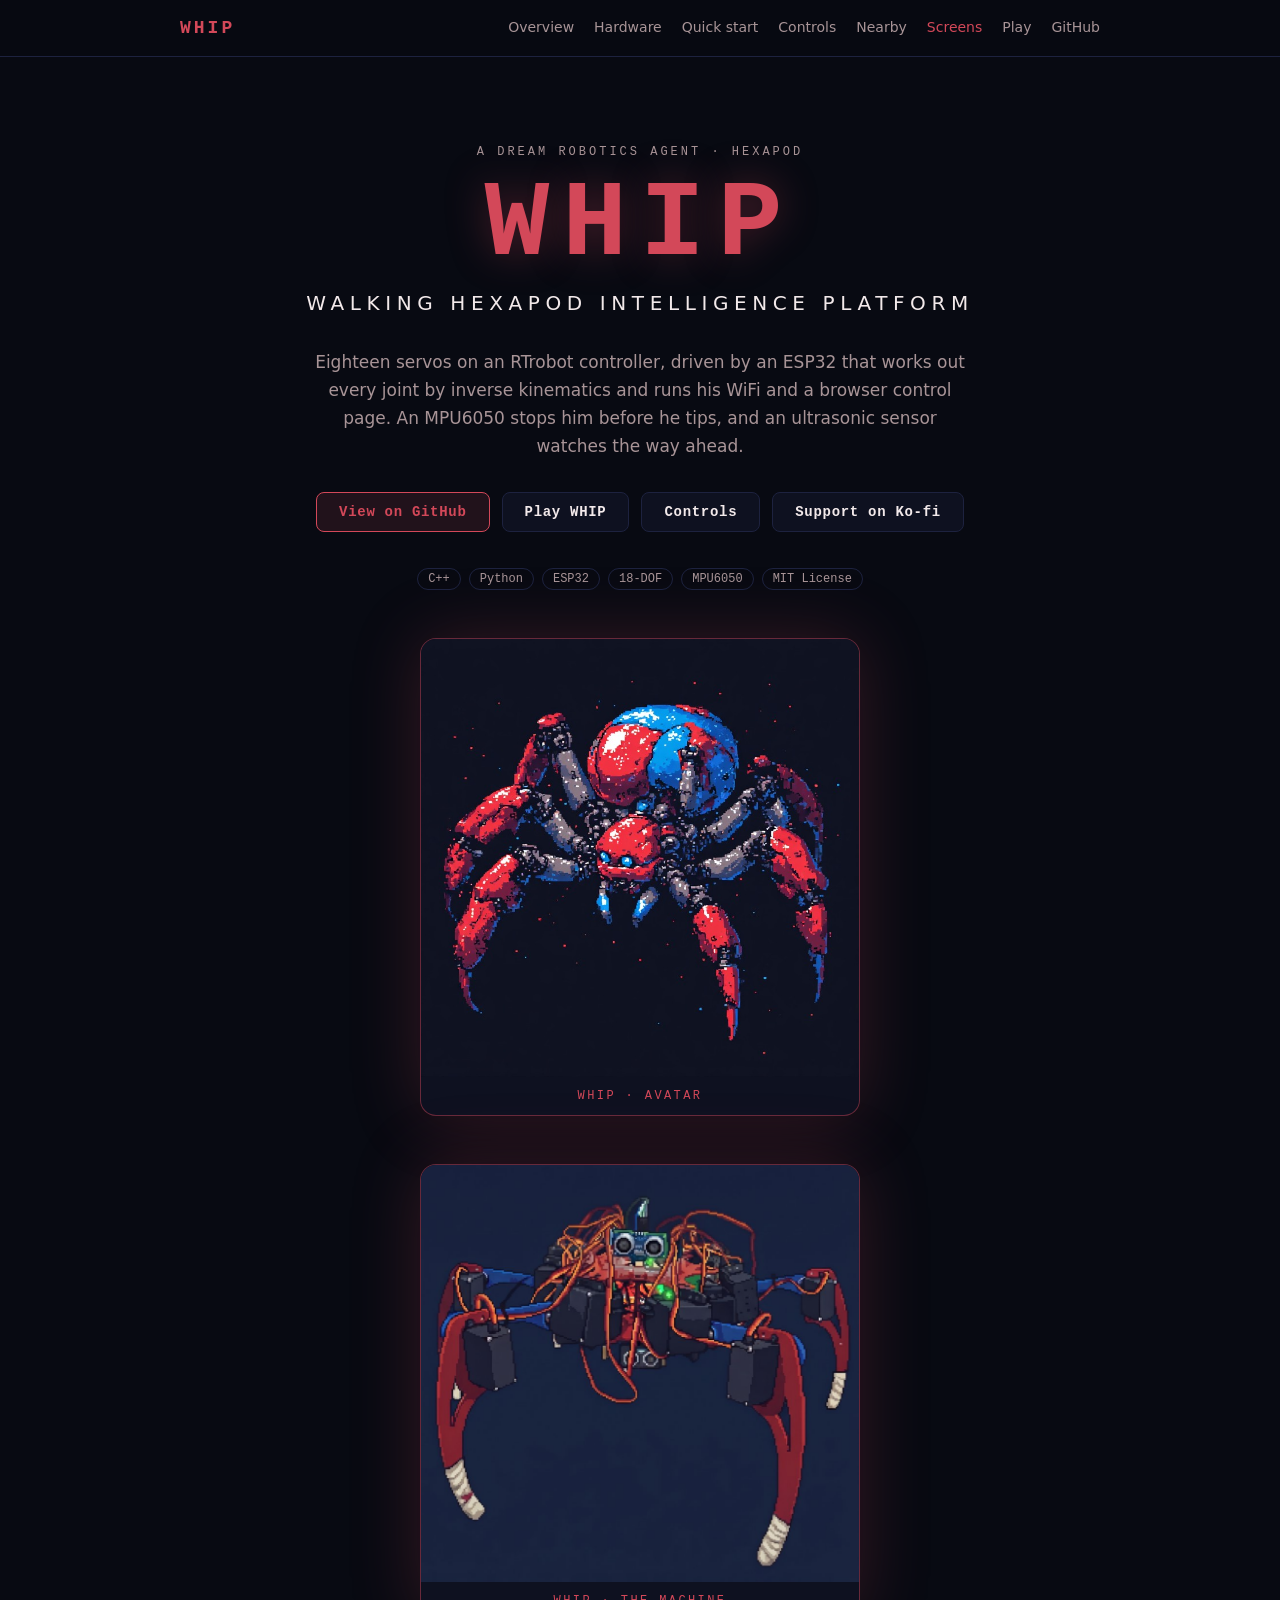
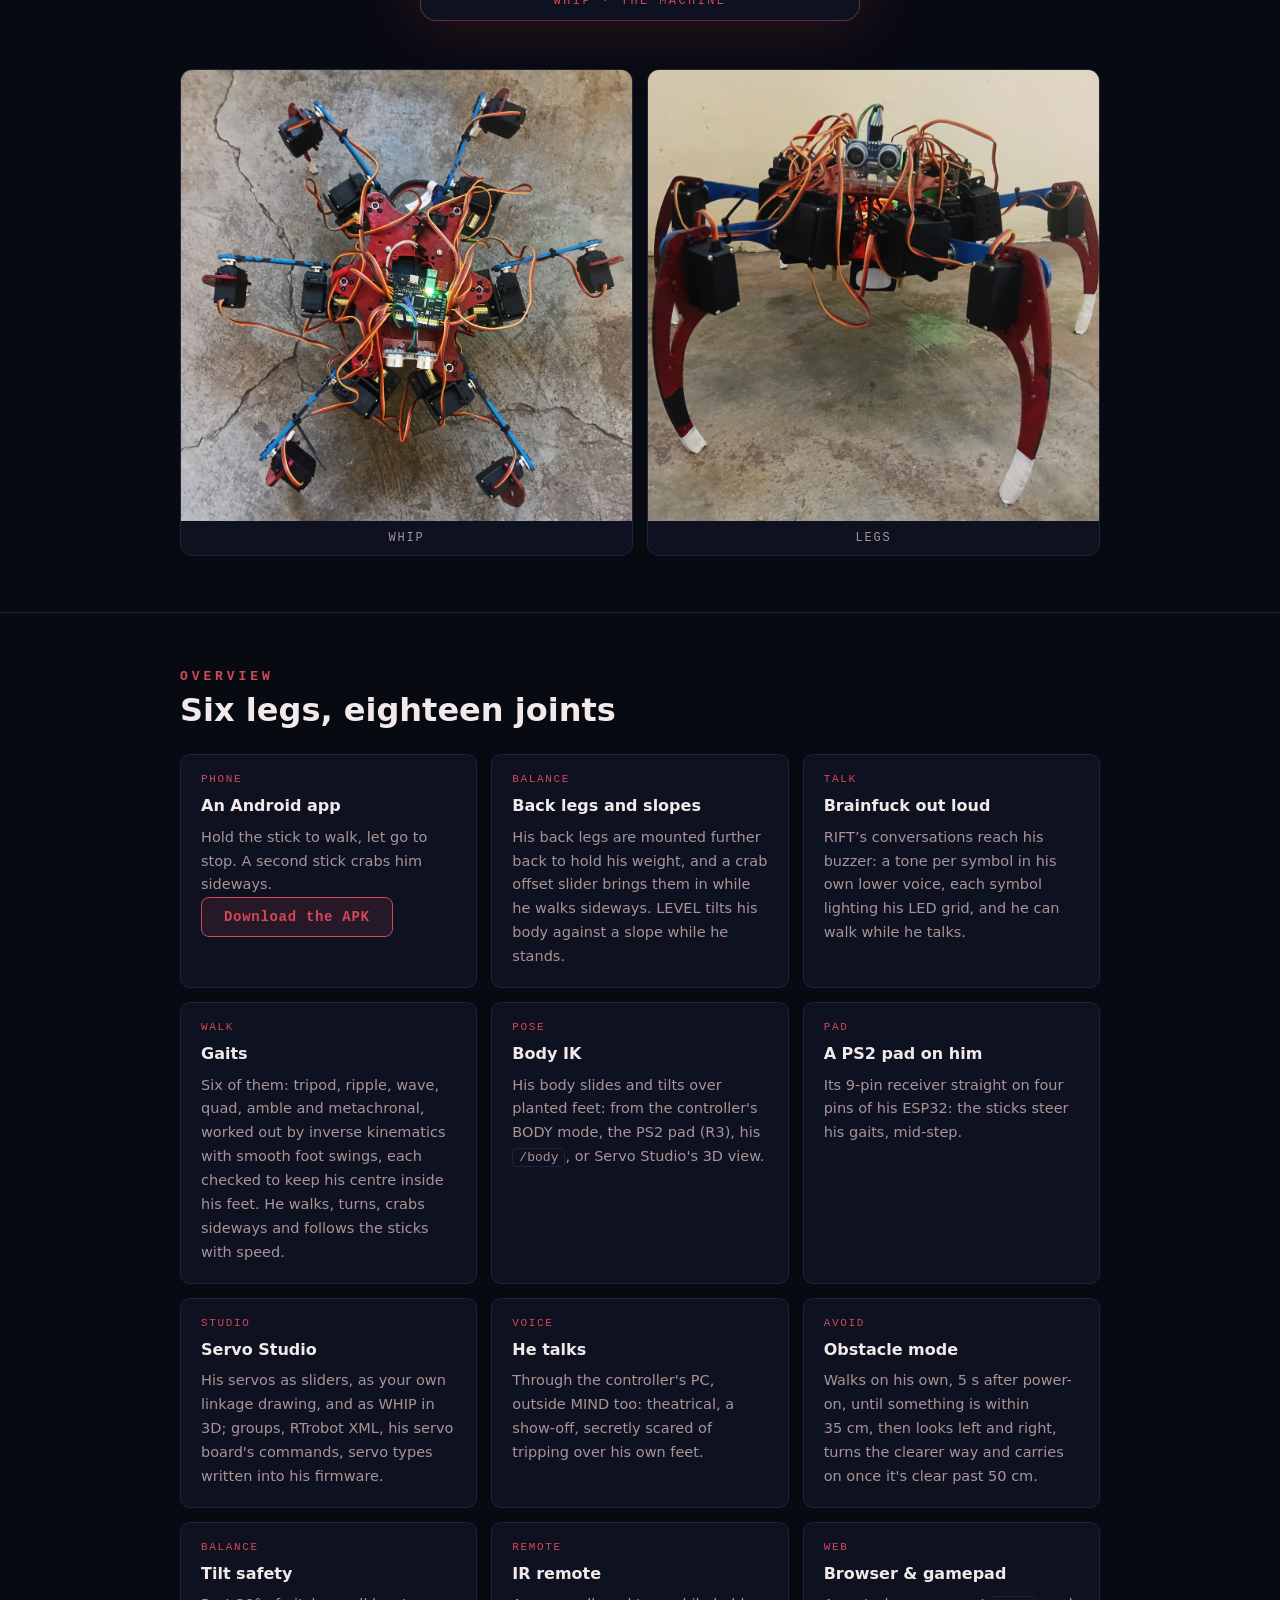
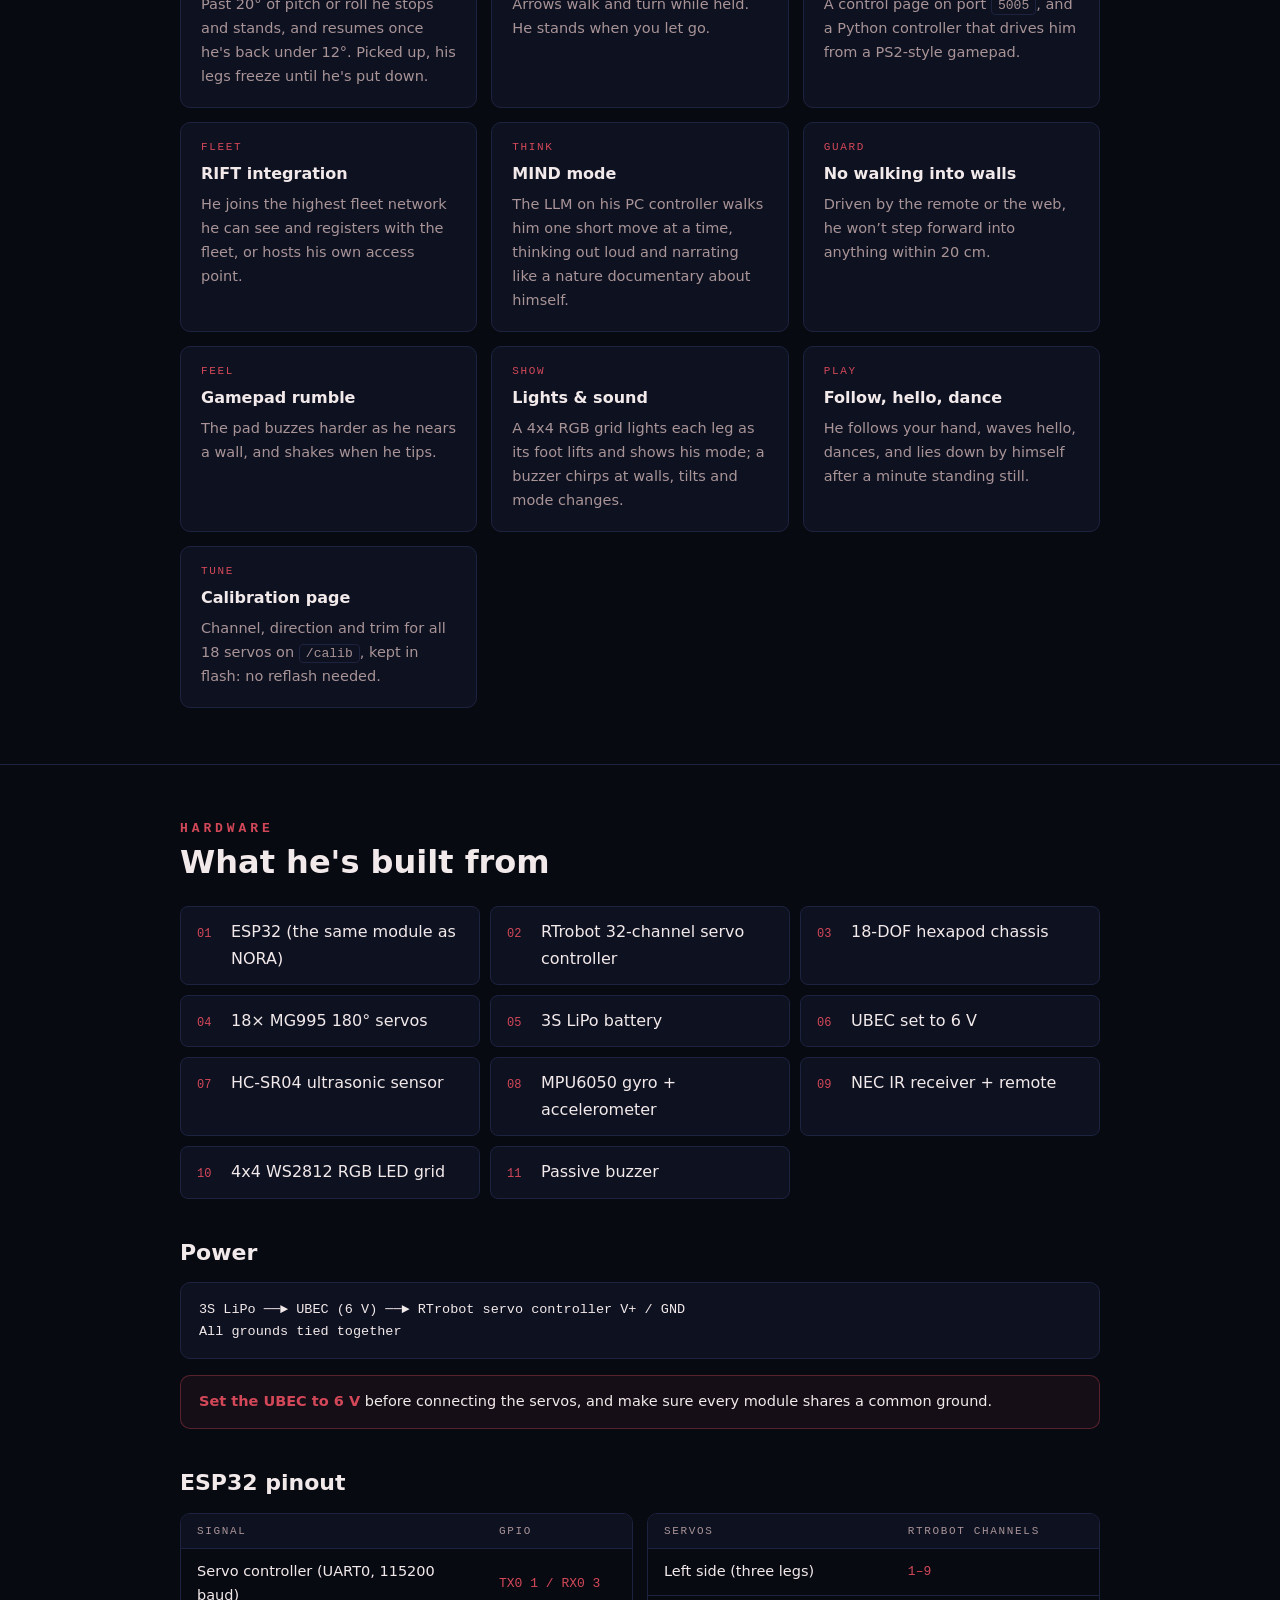
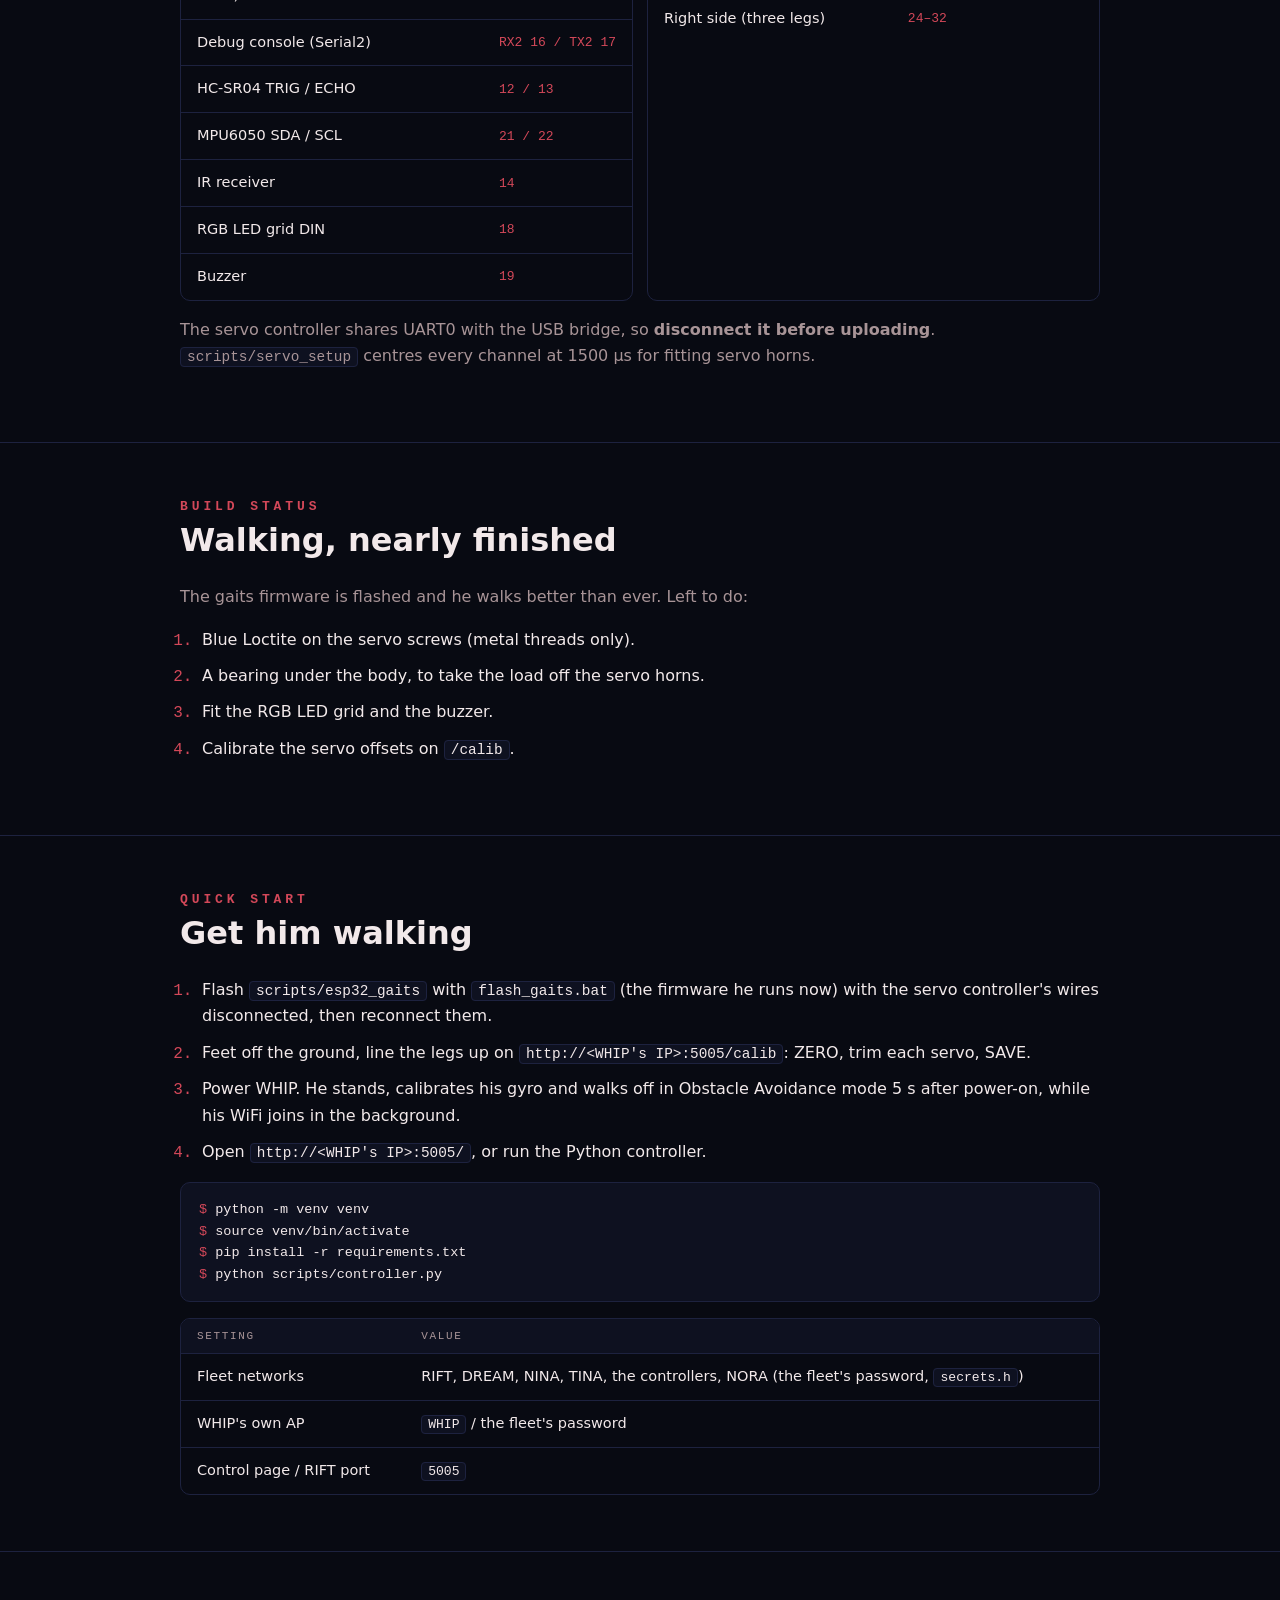
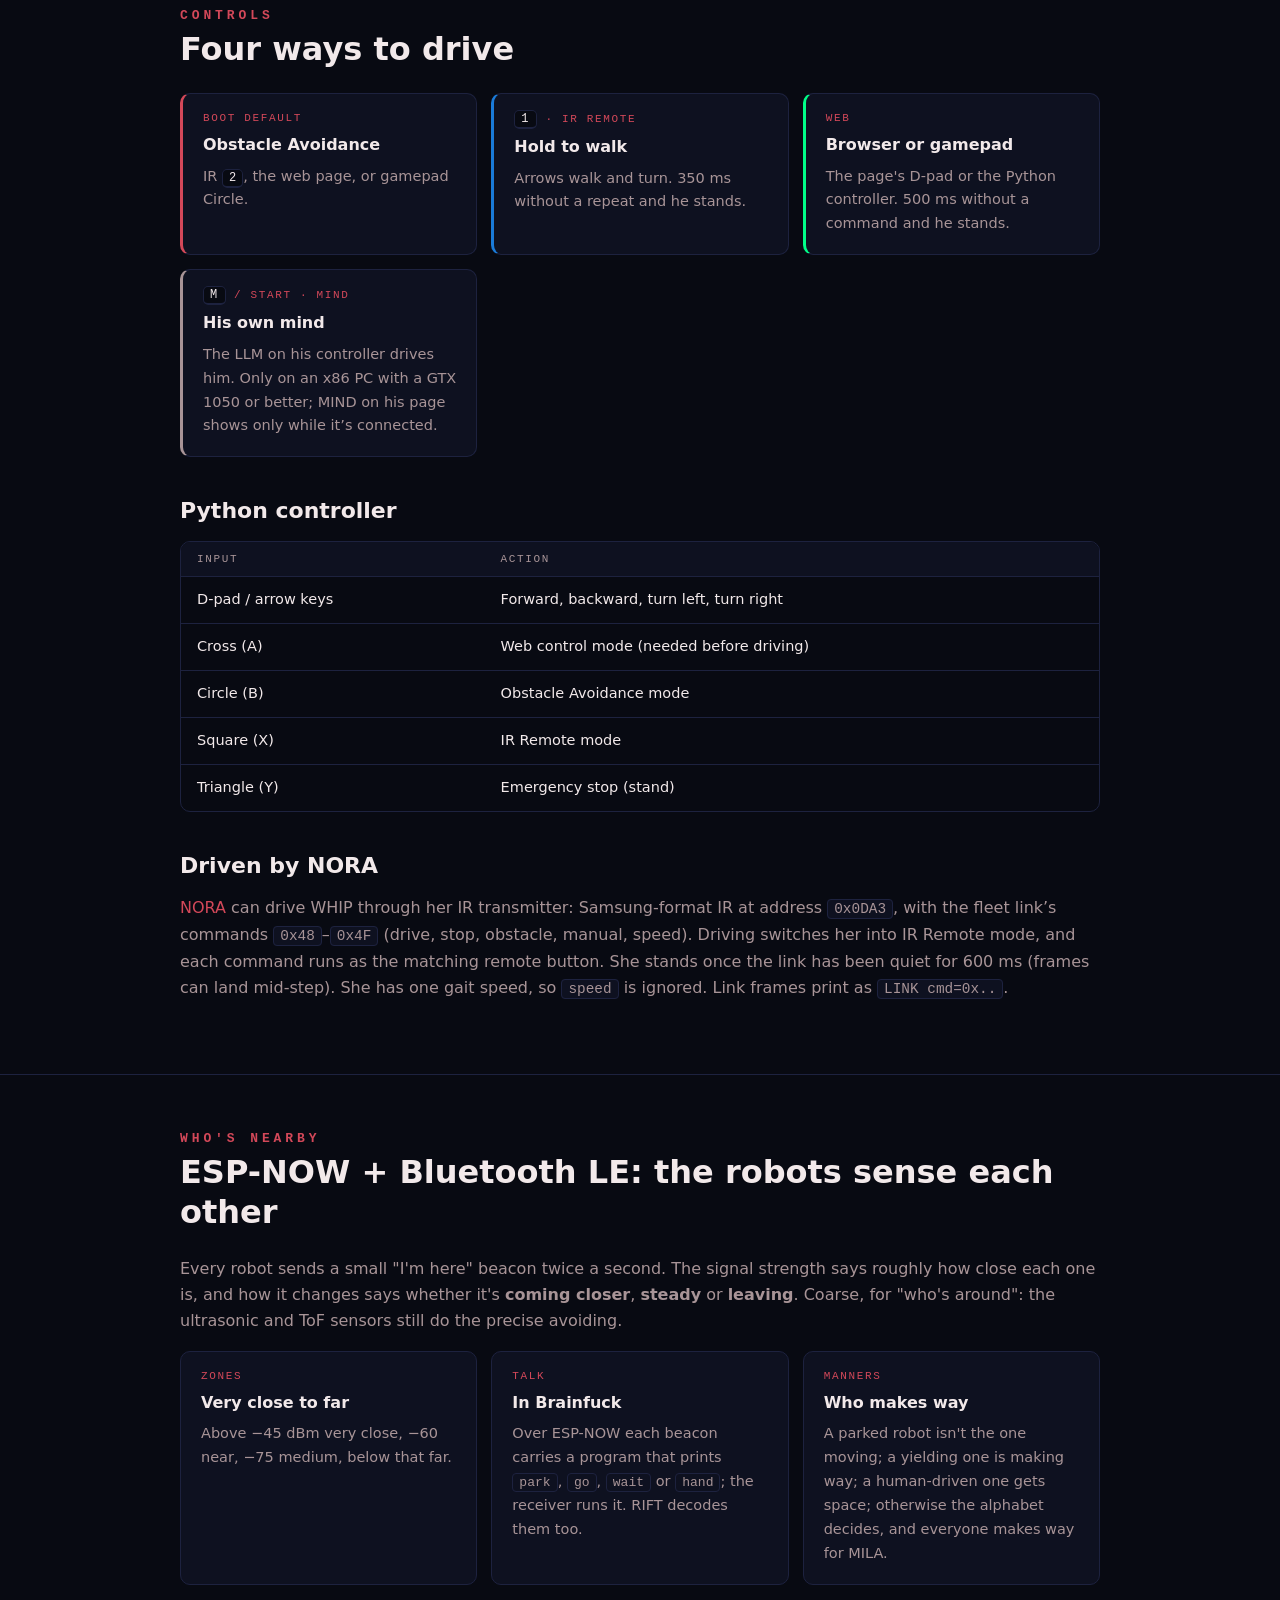
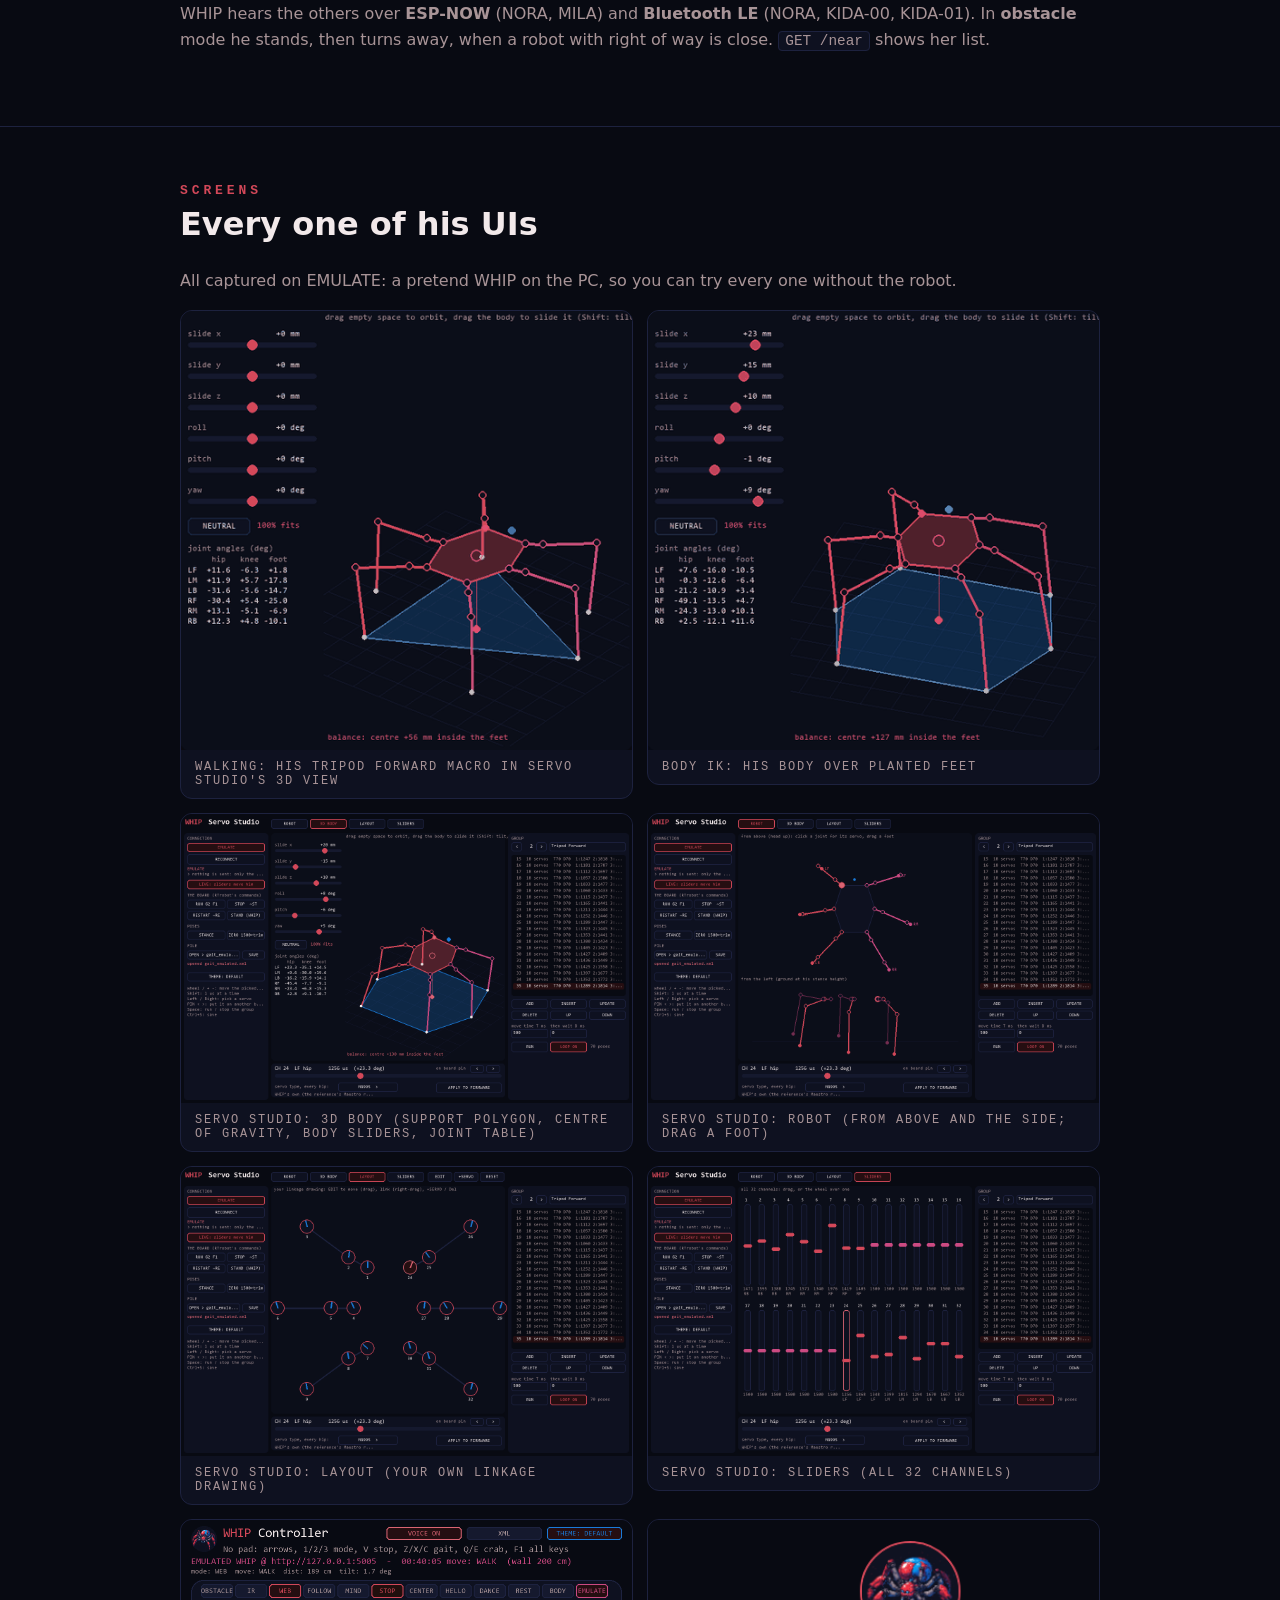
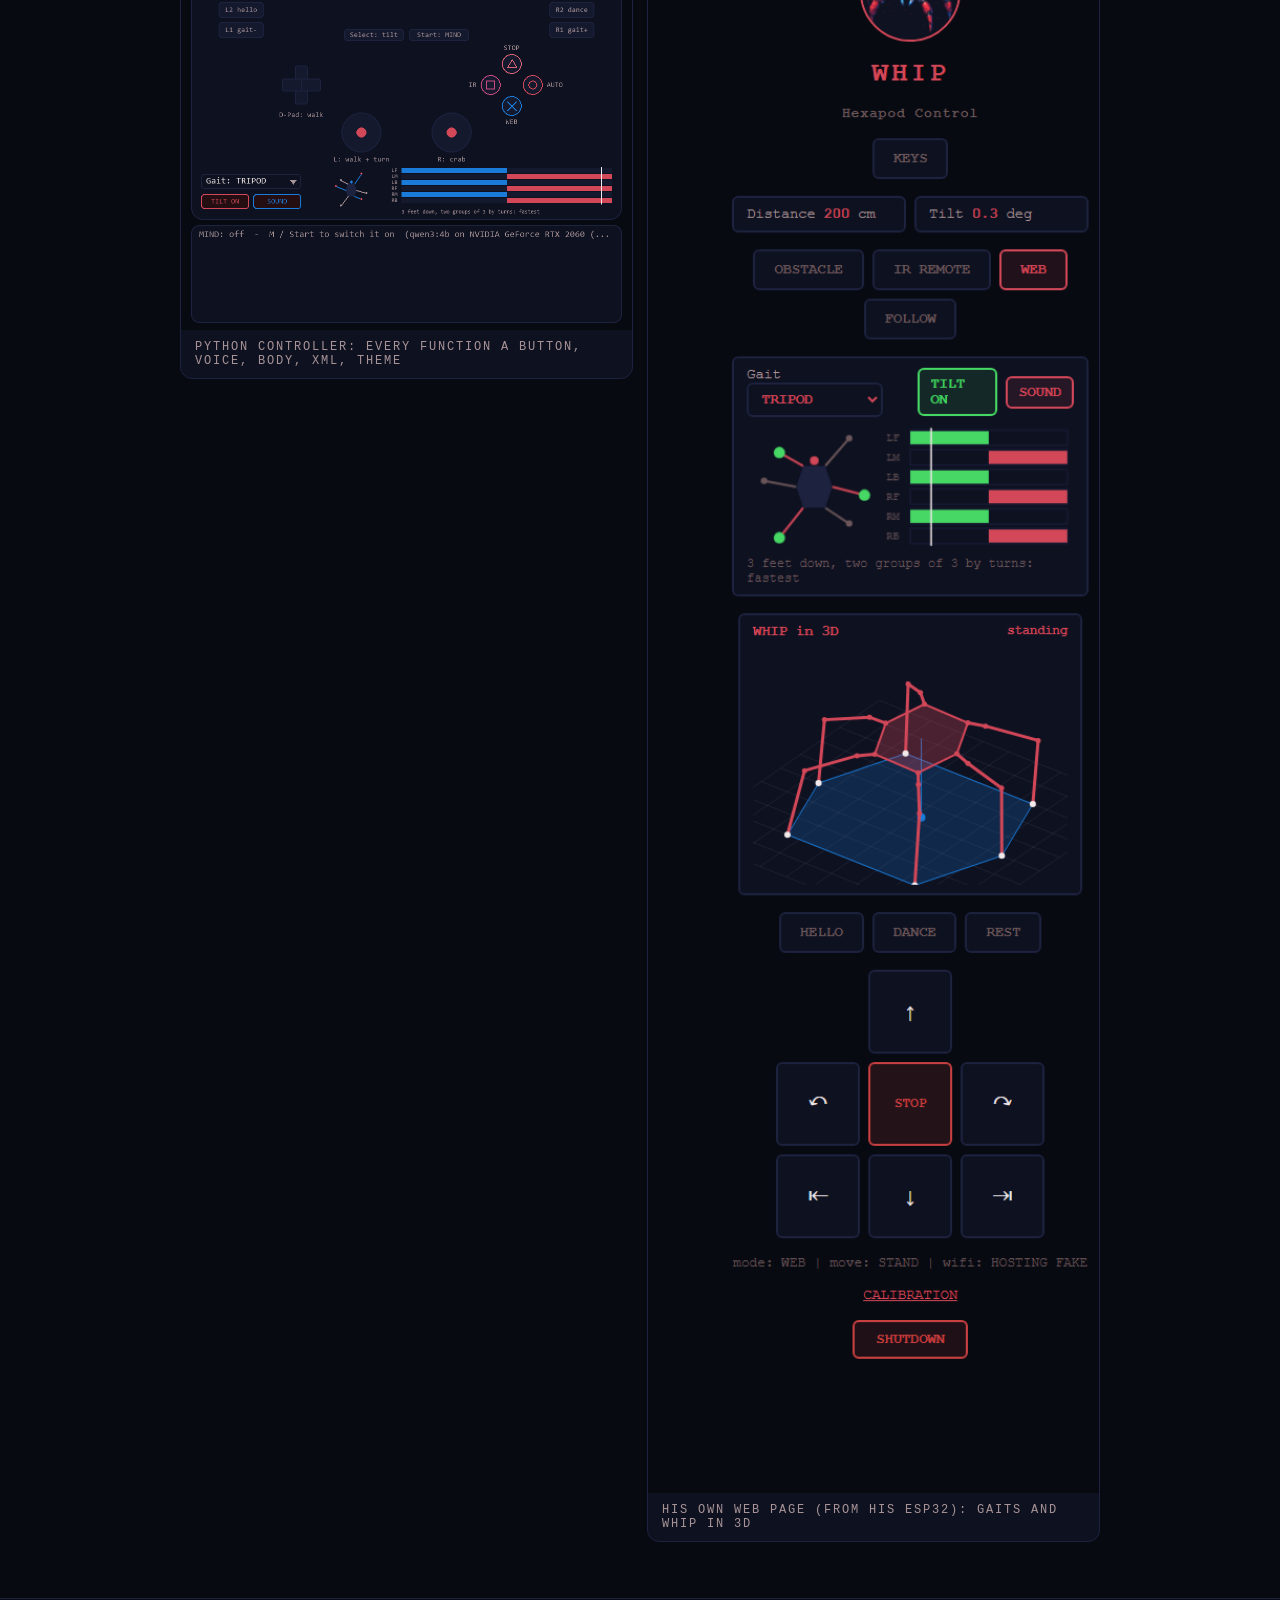
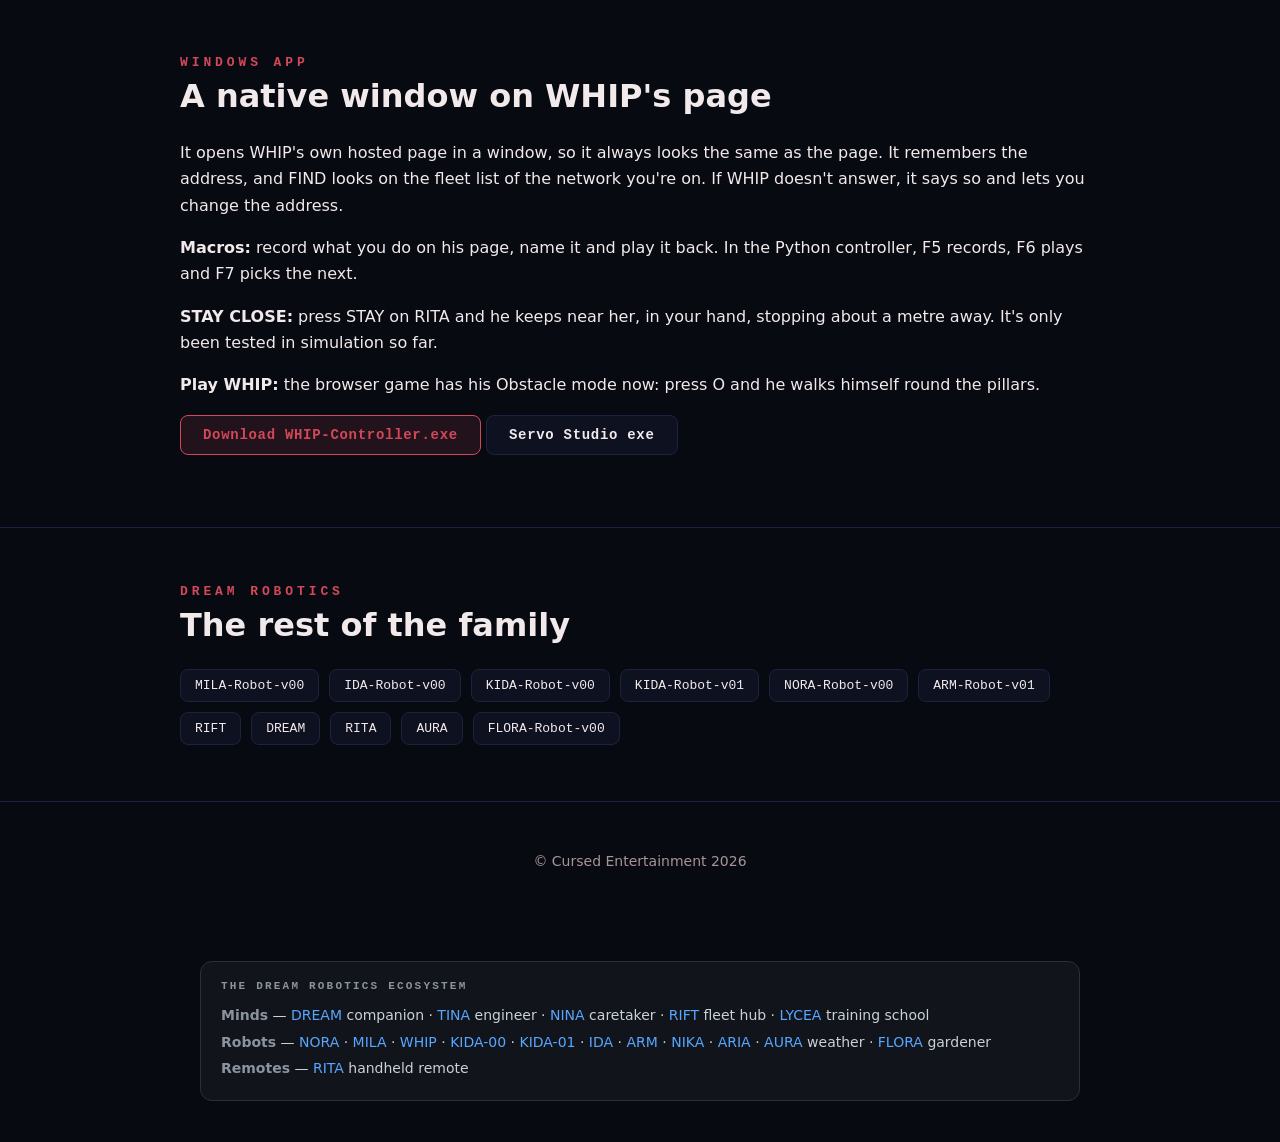
<file: index.html>
<!DOCTYPE html>
<html lang="en">
<head>
<meta charset="utf-8">
<meta name="viewport" content="width=device-width, initial-scale=1">
<title>WHIP — Walking Hexapod Intelligence Platform</title>
<meta name="description" content="WHIP is an 18-servo ESP32 hexapod from the DREAM Robotics ecosystem, with obstacle avoidance, MPU6050 tilt safety, an IR remote, a browser control page and a gamepad controller.">
<meta name="color-scheme" content="dark">
<meta property="og:title" content="WHIP — Walking Hexapod Intelligence Platform">
<meta property="og:description" content="An 18-servo ESP32 hexapod with obstacle avoidance, tilt safety and web control.">
<meta property="og:type" content="website">
<meta property="og:image" content="images/whip_avatar.jpg">
<link rel="icon" href="site/favicon.ico" sizes="any">
<link rel="apple-touch-icon" href="site/apple-touch-icon.png">
<link rel="stylesheet" href="site/style.css">
<script src="site/site.js" defer></script>
</head>
<body>

<nav aria-label="Primary">
  <div class="wrap">
    <a class="brand" href="#top">WHIP</a>
    <ul>
      <li><a href="#overview">Overview</a></li>
      <li><a href="#hardware">Hardware</a></li>
      <li><a href="#quickstart">Quick start</a></li>
      <li><a href="#controls">Controls</a></li>
      <li><a href="#near">Nearby</a></li>
      <li><a href="#screens">Screens</a></li>
      <li><a href="play.html">Play</a></li>
      <li><a href="https://github.com/CursedPrograms/WHIP-Robot-v00">GitHub</a></li>
    </ul>
  </div>
</nav>

<header class="hero" id="top">
  <div class="wrap">
    <div class="eyebrow">A DREAM Robotics Agent &middot; Hexapod</div>
    <h1>WHIP</h1>
    <p class="tagline">Walking Hexapod Intelligence Platform</p>
    <p class="lede">Eighteen servos on an RTrobot controller, driven by an ESP32 that works out every joint by inverse kinematics and runs his WiFi and a browser control page. An MPU6050 stops him before he tips, and an ultrasonic sensor watches the way ahead.</p>
    <div class="cta">
      <a class="btn primary" href="https://github.com/CursedPrograms/WHIP-Robot-v00">View on GitHub</a>
      <a class="btn" href="play.html">Play WHIP</a>
      <a class="btn" href="#controls">Controls</a>
      <a class="btn" href="https://ko-fi.com/cursedentertainment">Support on Ko-fi</a>
    </div>
    <div class="tags" aria-label="Technologies">
      <span class="tag">C++</span>
      <span class="tag">Python</span>
      <span class="tag">ESP32</span>
      <span class="tag">18-DOF</span>
      <span class="tag">MPU6050</span>
      <span class="tag">MIT License</span>
    </div>
    <figure class="avatar">
      <img src="images/whip_avatar.jpg" alt="WHIP's avatar: his character, the red and blue spider his colours come from" width="768" height="768">
      <figcaption>WHIP &middot; avatar</figcaption>
    </figure>
    <figure class="avatar">
      <img src="images/whip_real.jpg" alt="WHIP the machine: the hexapod himself, in pixel art" width="900" height="857">
      <figcaption>WHIP &middot; the machine</figcaption>
    </figure>
    <div class="photos">
      <figure>
        <img src="images/whip00.png" alt="WHIP, the 18-DOF hexapod robot" width="1200" height="1144" loading="lazy">
        <figcaption>WHIP</figcaption>
      </figure>
      <figure>
        <img src="images/whip01.png" alt="WHIP from another angle" width="1200" height="1144" loading="lazy">
        <figcaption>Legs</figcaption>
      </figure>
    </div>
  </div>
</header>

<main>
<section id="overview">
  <div class="wrap">
    <h2>Overview</h2>
    <h3 class="title">Six legs, eighteen joints</h3>
    <div class="grid cols-3">
      <div class="card">
        <span class="k">Phone</span>
        <h4>An Android app</h4>
        <p>Hold the stick to walk, let go to stop. A second stick crabs him sideways.</p>
        <p><a class="btn primary" href="https://github.com/CursedPrograms/WHIP-Robot-v00/raw/main/Android%20App/apk/WHIP-debug-2026-10-30.apk">Download the APK</a></p>
      </div>
      <div class="card">
        <span class="k">Balance</span>
        <h4>Back legs and slopes</h4>
        <p>His back legs are mounted further back to hold his weight, and a crab offset slider brings them in while he walks sideways. LEVEL tilts his body against a slope while he stands.</p>
      </div>
      <div class="card">
        <span class="k">Talk</span>
        <h4>Brainfuck out loud</h4>
        <p>RIFT&rsquo;s conversations reach his buzzer: a tone per symbol in his own lower voice, each symbol lighting his LED grid, and he can walk while he talks.</p>
      </div>
      <div class="card">
        <span class="k">Walk</span>
        <h4>Gaits</h4>
        <p>Six of them: tripod, ripple, wave, quad, amble and metachronal, worked out by inverse kinematics with smooth foot swings, each checked to keep his centre inside his feet. He walks, turns, crabs sideways and follows the sticks with speed.</p>
      </div>
      <div class="card">
        <span class="k">Pose</span>
        <h4>Body IK</h4>
        <p>His body slides and tilts over planted feet: from the controller's BODY mode, the PS2 pad (R3), his <code>/body</code>, or Servo Studio's 3D view.</p>
      </div>
      <div class="card">
        <span class="k">Pad</span>
        <h4>A PS2 pad on him</h4>
        <p>Its 9-pin receiver straight on four pins of his ESP32: the sticks steer his gaits, mid-step.</p>
      </div>
      <div class="card">
        <span class="k">Studio</span>
        <h4>Servo Studio</h4>
        <p>His servos as sliders, as your own linkage drawing, and as WHIP in 3D; groups, RTrobot XML, his servo board's commands, servo types written into his firmware.</p>
      </div>
      <div class="card">
        <span class="k">Voice</span>
        <h4>He talks</h4>
        <p>Through the controller's PC, outside MIND too: theatrical, a show-off, secretly scared of tripping over his own feet.</p>
      </div>
      <div class="card">
        <span class="k">Avoid</span>
        <h4>Obstacle mode</h4>
        <p>Walks on his own, 5&nbsp;s after power-on, until something is within 35&nbsp;cm, then looks left and right, turns the clearer way and carries on once it's clear past 50&nbsp;cm.</p>
      </div>
      <div class="card">
        <span class="k">Balance</span>
        <h4>Tilt safety</h4>
        <p>Past 20&deg; of pitch or roll he stops and stands, and resumes once he's back under 12&deg;. Picked up, his legs freeze until he's put down.</p>
      </div>
      <div class="card">
        <span class="k">Remote</span>
        <h4>IR remote</h4>
        <p>Arrows walk and turn while held. He stands when you let go.</p>
      </div>
      <div class="card">
        <span class="k">Web</span>
        <h4>Browser &amp; gamepad</h4>
        <p>A control page on port <code>5005</code>, and a Python controller that drives him from a PS2-style gamepad.</p>
      </div>
      <div class="card">
        <span class="k">Fleet</span>
        <h4>RIFT integration</h4>
        <p>He joins the highest fleet network he can see and registers with the fleet, or hosts his own access point.</p>
      </div>
      <div class="card">
        <span class="k">Think</span>
        <h4>MIND mode</h4>
        <p>The LLM on his PC controller walks him one short move at a time, thinking out loud and narrating like a nature documentary about himself.</p>
      </div>
      <div class="card">
        <span class="k">Guard</span>
        <h4>No walking into walls</h4>
        <p>Driven by the remote or the web, he won&rsquo;t step forward into anything within 20&nbsp;cm.</p>
      </div>
      <div class="card">
        <span class="k">Feel</span>
        <h4>Gamepad rumble</h4>
        <p>The pad buzzes harder as he nears a wall, and shakes when he tips.</p>
      </div>
      <div class="card">
        <span class="k">Show</span>
        <h4>Lights &amp; sound</h4>
        <p>A 4x4 RGB grid lights each leg as its foot lifts and shows his mode; a buzzer chirps at walls, tilts and mode changes.</p>
      </div>
      <div class="card">
        <span class="k">Play</span>
        <h4>Follow, hello, dance</h4>
        <p>He follows your hand, waves hello, dances, and lies down by himself after a minute standing still.</p>
      </div>
      <div class="card">
        <span class="k">Tune</span>
        <h4>Calibration page</h4>
        <p>Channel, direction and trim for all 18 servos on <code>/calib</code>, kept in flash: no reflash needed.</p>
      </div>
    </div>
  </div>
</section>

<section id="hardware">
  <div class="wrap">
    <h2>Hardware</h2>
    <h3 class="title">What he's built from</h3>
    <ol class="parts">
      <li><span class="n">01</span> ESP32 (the same module as NORA)</li>
      <li><span class="n">02</span> RTrobot 32-channel servo controller</li>
      <li><span class="n">03</span> 18-DOF hexapod chassis</li>
      <li><span class="n">04</span> 18&times; MG995 180&deg; servos</li>
      <li><span class="n">05</span> 3S LiPo battery</li>
      <li><span class="n">06</span> UBEC set to 6&nbsp;V</li>
      <li><span class="n">07</span> HC-SR04 ultrasonic sensor</li>
      <li><span class="n">08</span> MPU6050 gyro + accelerometer</li>
      <li><span class="n">09</span> NEC IR receiver + remote</li>
      <li><span class="n">10</span> 4x4 WS2812 RGB LED grid</li>
      <li><span class="n">11</span> Passive buzzer</li>
    </ol>
    <h3 class="sub">Power</h3>
<pre>3S LiPo &#9472;&#9472;&#9658; UBEC (6 V) &#9472;&#9472;&#9658; RTrobot servo controller V+ / GND
All grounds tied together</pre>
    <p class="note"><strong>Set the UBEC to 6&nbsp;V</strong> before connecting the servos, and make sure every module shares a common ground.</p>
    <h3 class="sub">ESP32 pinout</h3>
    <div class="grid cols-2">
    <div class="table-wrap">
      <table>
        <thead><tr><th>Signal</th><th>GPIO</th></tr></thead>
        <tbody>
          <tr><td>Servo controller (UART0, 115200 baud)</td><td class="mono">TX0 1 / RX0 3</td></tr>
          <tr><td>Debug console (Serial2)</td><td class="mono">RX2 16 / TX2 17</td></tr>
          <tr><td>HC-SR04 TRIG / ECHO</td><td class="mono">12 / 13</td></tr>
          <tr><td>MPU6050 SDA / SCL</td><td class="mono">21 / 22</td></tr>
          <tr><td>IR receiver</td><td class="mono">14</td></tr>
          <tr><td>RGB LED grid DIN</td><td class="mono">18</td></tr>
          <tr><td>Buzzer</td><td class="mono">19</td></tr>
        </tbody>
      </table>
    </div>
    <div class="table-wrap">
      <table>
        <thead><tr><th>Servos</th><th>RTrobot channels</th></tr></thead>
        <tbody>
          <tr><td>Left side (three legs)</td><td class="mono">1&ndash;9</td></tr>
          <tr><td>Right side (three legs)</td><td class="mono">24&ndash;32</td></tr>
        </tbody>
      </table>
    </div>
    </div>
    <p class="muted spaced">The servo controller shares UART0 with the USB bridge, so <strong>disconnect it before uploading</strong>. <code>scripts/servo_setup</code> centres every channel at 1500&nbsp;&micro;s for fitting servo horns.</p>
  </div>
</section>

<section id="status">
  <div class="wrap">
    <h2>Build status</h2>
    <h3 class="title">Walking, nearly finished</h3>
    <p class="muted">The gaits firmware is flashed and he walks better than ever. Left to do:</p>
    <ol class="steps">
      <li>Blue Loctite on the servo screws (metal threads only).</li>
      <li>A bearing under the body, to take the load off the servo horns.</li>
      <li>Fit the RGB LED grid and the buzzer.</li>
      <li>Calibrate the servo offsets on <code>/calib</code>.</li>
    </ol>
  </div>
</section>

<section id="quickstart">
  <div class="wrap">
    <h2>Quick start</h2>
    <h3 class="title">Get him walking</h3>
    <ol class="steps">
      <li>Flash <code>scripts/esp32_gaits</code> with <code>flash_gaits.bat</code> (the firmware he runs now) with the servo controller's wires disconnected, then reconnect them.</li>
      <li>Feet off the ground, line the legs up on <code>http://&lt;WHIP's IP&gt;:5005/calib</code>: ZERO, trim each servo, SAVE.</li>
      <li>Power WHIP. He stands, calibrates his gyro and walks off in Obstacle Avoidance mode 5&nbsp;s after power-on, while his WiFi joins in the background.</li>
      <li>Open <code>http://&lt;WHIP's IP&gt;:5005/</code>, or run the Python controller.</li>
    </ol>
<pre><span class="p">$</span> python -m venv venv
<span class="p">$</span> source venv/bin/activate
<span class="p">$</span> pip install -r requirements.txt
<span class="p">$</span> python scripts/controller.py</pre>
    <div class="table-wrap">
      <table>
        <thead><tr><th>Setting</th><th>Value</th></tr></thead>
        <tbody>
          <tr><td>Fleet networks</td><td>RIFT, DREAM, NINA, TINA, the controllers, NORA (the fleet's password, <code>secrets.h</code>)</td></tr>
          <tr><td>WHIP's own AP</td><td><code>WHIP</code> / the fleet's password</td></tr>
          <tr><td>Control page / RIFT port</td><td><code>5005</code></td></tr>
        </tbody>
      </table>
    </div>
  </div>
</section>

<section id="controls">
  <div class="wrap">
    <h2>Controls</h2>
    <h3 class="title">Four ways to drive</h3>
    <div class="grid cols-3">
      <div class="card mode">
        <span class="k">Boot default</span>
        <h4>Obstacle Avoidance</h4>
        <p>IR <kbd>2</kbd>, the web page, or gamepad Circle.</p>
      </div>
      <div class="card mode">
        <span class="k"><kbd>1</kbd> &middot; IR remote</span>
        <h4>Hold to walk</h4>
        <p>Arrows walk and turn. 350&nbsp;ms without a repeat and he stands.</p>
      </div>
      <div class="card mode">
        <span class="k">Web</span>
        <h4>Browser or gamepad</h4>
        <p>The page's D-pad or the Python controller. 500&nbsp;ms without a command and he stands.</p>
      </div>
      <div class="card mode">
        <span class="k"><kbd>M</kbd> / Start &middot; Mind</span>
        <h4>His own mind</h4>
        <p>The LLM on his controller drives him. Only on an x86 PC with a GTX 1050 or better; MIND on his page shows only while it&rsquo;s connected.</p>
      </div>
    </div>
    <h3 class="sub">Python controller</h3>
    <div class="table-wrap">
      <table>
        <thead><tr><th>Input</th><th>Action</th></tr></thead>
        <tbody>
          <tr><td>D-pad / arrow keys</td><td>Forward, backward, turn left, turn right</td></tr>
          <tr><td>Cross (A)</td><td>Web control mode (needed before driving)</td></tr>
          <tr><td>Circle (B)</td><td>Obstacle Avoidance mode</td></tr>
          <tr><td>Square (X)</td><td>IR Remote mode</td></tr>
          <tr><td>Triangle (Y)</td><td>Emergency stop (stand)</td></tr>
        </tbody>
      </table>
    </div>
    <h3 class="sub">Driven by NORA</h3>
    <p class="muted"><a href="https://cursedprograms.github.io/NORA-Robot-v00/">NORA</a> can drive WHIP through her IR transmitter: Samsung-format IR at address <code>0x0DA3</code>, with the fleet link&rsquo;s commands <code>0x48</code>&ndash;<code>0x4F</code> (drive, stop, obstacle, manual, speed). Driving switches her into IR Remote mode, and each command runs as the matching remote button. She stands once the link has been quiet for 600 ms (frames can land mid-step). She has one gait speed, so <code>speed</code> is ignored. Link frames print as <code>LINK cmd=0x..</code>.</p>
  </div>
</section>

<section id="near">
  <div class="wrap">
    <h2>Who's nearby</h2>
    <h3 class="title">ESP-NOW + Bluetooth LE: the robots sense each other</h3>
    <p class="muted">Every robot sends a small "I'm here" beacon twice a second. The signal strength says roughly how close each one is, and how it changes says whether it's <b>coming closer</b>, <b>steady</b> or <b>leaving</b>. Coarse, for "who's around": the ultrasonic and ToF sensors still do the precise avoiding.</p>
    <div class="grid cols-3">
      <div class="card"><span class="k">Zones</span><h4>Very close to far</h4><p>Above &minus;45 dBm very close, &minus;60 near, &minus;75 medium, below that far.</p></div>
      <div class="card"><span class="k">Talk</span><h4>In Brainfuck</h4><p>Over ESP-NOW each beacon carries a program that prints <code>park</code>, <code>go</code>, <code>wait</code> or <code>hand</code>; the receiver runs it. RIFT decodes them too.</p></div>
      <div class="card"><span class="k">Manners</span><h4>Who makes way</h4><p>A parked robot isn't the one moving; a yielding one is making way; a human-driven one gets space; otherwise the alphabet decides, and everyone makes way for MILA.</p></div>
    </div>
    <p class="muted spaced">WHIP hears the others over <b>ESP-NOW</b> (NORA, MILA) and <b>Bluetooth LE</b> (NORA, KIDA-00, KIDA-01). In <b>obstacle</b> mode he stands, then turns away, when a robot with right of way is close. <code>GET /near</code> shows her list.</p>
  </div>
</section>

<section id="screens">
  <div class="wrap">
    <h2>Screens</h2>
    <h3 class="title">Every one of his UIs</h3>
    <p class="muted">All captured on EMULATE: a pretend WHIP on the PC, so you can try every one without the robot.</p>
    <div class="screens">
      <figure class="shot">
        <img src="images/screenshots/studio_walk.gif" alt="Servo Studio's 3D view playing his Tripod Forward macro" width="498" height="485" loading="lazy">
        <figcaption>Walking: his Tripod Forward macro in Servo Studio's 3D view</figcaption>
      </figure>
      <figure class="shot">
        <img src="images/screenshots/studio_body.gif" alt="Body IK: his body slides and tilts over planted feet" width="498" height="485" loading="lazy">
        <figcaption>Body IK: his body over planted feet</figcaption>
      </figure>
      <figure class="shot">
        <img src="images/screenshots/servo-studio-3d.png" alt="Servo Studio, 3D BODY view" width="1280" height="820" loading="lazy">
        <figcaption>Servo Studio: 3D BODY (support polygon, centre of gravity, body sliders, joint table)</figcaption>
      </figure>
      <figure class="shot">
        <img src="images/screenshots/servo-studio-robot.png" alt="Servo Studio, ROBOT view" width="1280" height="820" loading="lazy">
        <figcaption>Servo Studio: ROBOT (from above and the side; drag a foot)</figcaption>
      </figure>
      <figure class="shot">
        <img src="images/screenshots/servo-studio-layout.png" alt="Servo Studio, LAYOUT view" width="1280" height="820" loading="lazy">
        <figcaption>Servo Studio: LAYOUT (your own linkage drawing)</figcaption>
      </figure>
      <figure class="shot">
        <img src="images/screenshots/servo-studio-sliders.png" alt="Servo Studio, SLIDERS view" width="1280" height="820" loading="lazy">
        <figcaption>Servo Studio: SLIDERS (all 32 channels)</figcaption>
      </figure>
      <figure class="shot">
        <img src="images/screenshots/controller-python.png" alt="WHIP's Python controller on EMULATE" width="900" height="820" loading="lazy">
        <figcaption>Python controller: every function a button, VOICE, BODY, XML, THEME</figcaption>
      </figure>
      <figure class="shot">
        <img src="images/screenshots/web-page.png" alt="WHIP's own web page with WHIP in 3D" width="430" height="1500" loading="lazy">
        <figcaption>His own web page (from his ESP32): gaits and WHIP in 3D</figcaption>
      </figure>
    </div>
  </div>
</section>

<section id="windows">
  <div class="wrap">
    <h2>Windows app</h2>
    <h3 class="title">A native window on WHIP's page</h3>
    <p>It opens WHIP's own hosted page in a window, so it always looks the same as the page. It remembers the address, and FIND looks on the fleet list of the network you're on. If WHIP doesn't answer, it says so and lets you change the address.</p>
    <p><b>Macros:</b> record what you do on his page, name it and play it back. In the Python controller, F5 records, F6 plays and F7 picks the next.</p>
    <p><b>STAY CLOSE:</b> press STAY on RITA and he keeps near her, in your hand, stopping about a metre away. It's only been tested in simulation so far.</p>
    <p><b>Play WHIP:</b> the browser game has his Obstacle mode now: press O and he walks himself round the pillars.</p>
    <p><a class="btn primary" href="https://github.com/CursedPrograms/WHIP-Robot-v00/raw/main/builds/WHIP-Controller.exe">Download WHIP-Controller.exe</a> <a class="btn" href="https://github.com/CursedPrograms/WHIP-Robot-v00/raw/main/builds/WHIP-Servo-Studio.exe">Servo Studio exe</a></p>
  </div>
</section>

<section id="related">
  <div class="wrap">
    <h2>DREAM Robotics</h2>
    <h3 class="title">The rest of the family</h3>
    <div class="related">
      <a href="https://github.com/CursedPrograms/MILA-Robot-v00">MILA-Robot-v00</a>
      <a href="https://github.com/CursedPrograms/IDA-Robot-v00">IDA-Robot-v00</a>
      <a href="https://github.com/CursedPrograms/KIDA-Robot-v00">KIDA-Robot-v00</a>
      <a href="https://github.com/CursedPrograms/KIDA-Robot-v01">KIDA-Robot-v01</a>
      <a href="https://github.com/CursedPrograms/NORA-Robot-v00">NORA-Robot-v00</a>
      <a href="https://github.com/CursedPrograms/ARM-Robot-v01">ARM-Robot-v01</a>
      <a href="https://github.com/CursedPrograms/RIFT">RIFT</a>
      <a href="https://github.com/CursedPrograms/DREAM">DREAM</a>
      <a href="https://github.com/CursedPrograms/RITA">RITA</a>
      <a href="https://github.com/CursedPrograms/AURA">AURA</a>
      <a href="https://github.com/CursedPrograms/FLORA-Robot-v00">FLORA-Robot-v00</a>
    </div>
  </div>
</section>

</main>

<footer id="site-footer">&copy; Cursed Entertainment 2026</footer>
<script src="https://cursedprograms.github.io/RIFT/site/footer.js"></script>

<!-- DREAM-ECOSYSTEM:START -->
<section class="eco">
  <div class="eco-title">The DREAM Robotics ecosystem</div>
  <div><strong>Minds</strong> — <a href="https://cursedprograms.github.io/DREAM/">DREAM</a> companion · <a href="https://cursedprograms.github.io/TINA/">TINA</a> engineer · <a href="https://cursedprograms.github.io/NINA/">NINA</a> caretaker · <a href="https://cursedprograms.github.io/RIFT/">RIFT</a> fleet hub · <a href="https://github.com/CursedPrograms/LYCEA">LYCEA</a> training school</div>
  <div><strong>Robots</strong> — <a href="https://cursedprograms.github.io/NORA-Robot-v00/">NORA</a> · <a href="https://cursedprograms.github.io/MILA-Robot-v00/">MILA</a> · <a href="https://cursedprograms.github.io/WHIP-Robot-v00/">WHIP</a> · <a href="https://cursedprograms.github.io/KIDA-Robot-v00/">KIDA-00</a> · <a href="https://cursedprograms.github.io/KIDA-Robot-v01/">KIDA-01</a> · <a href="https://cursedprograms.github.io/IDA-Robot-v00/">IDA</a> · <a href="https://cursedprograms.github.io/ARM-Robot-v01/">ARM</a> · <a href="https://cursedprograms.github.io/NIKA-Robot-v00/">NIKA</a> · <a href="https://cursedprograms.github.io/ARIA-Robot-v00/">ARIA</a> · <a href="https://cursedprograms.github.io/AURA/">AURA</a> weather · <a href="https://cursedprograms.github.io/FLORA-Robot-v00/">FLORA</a> gardener</div>
  <div><strong>Remotes</strong> — <a href="https://cursedprograms.github.io/RITA/">RITA</a> handheld remote</div>
</section>
<!-- DREAM-ECOSYSTEM:END -->
</body>
</html>
</file>
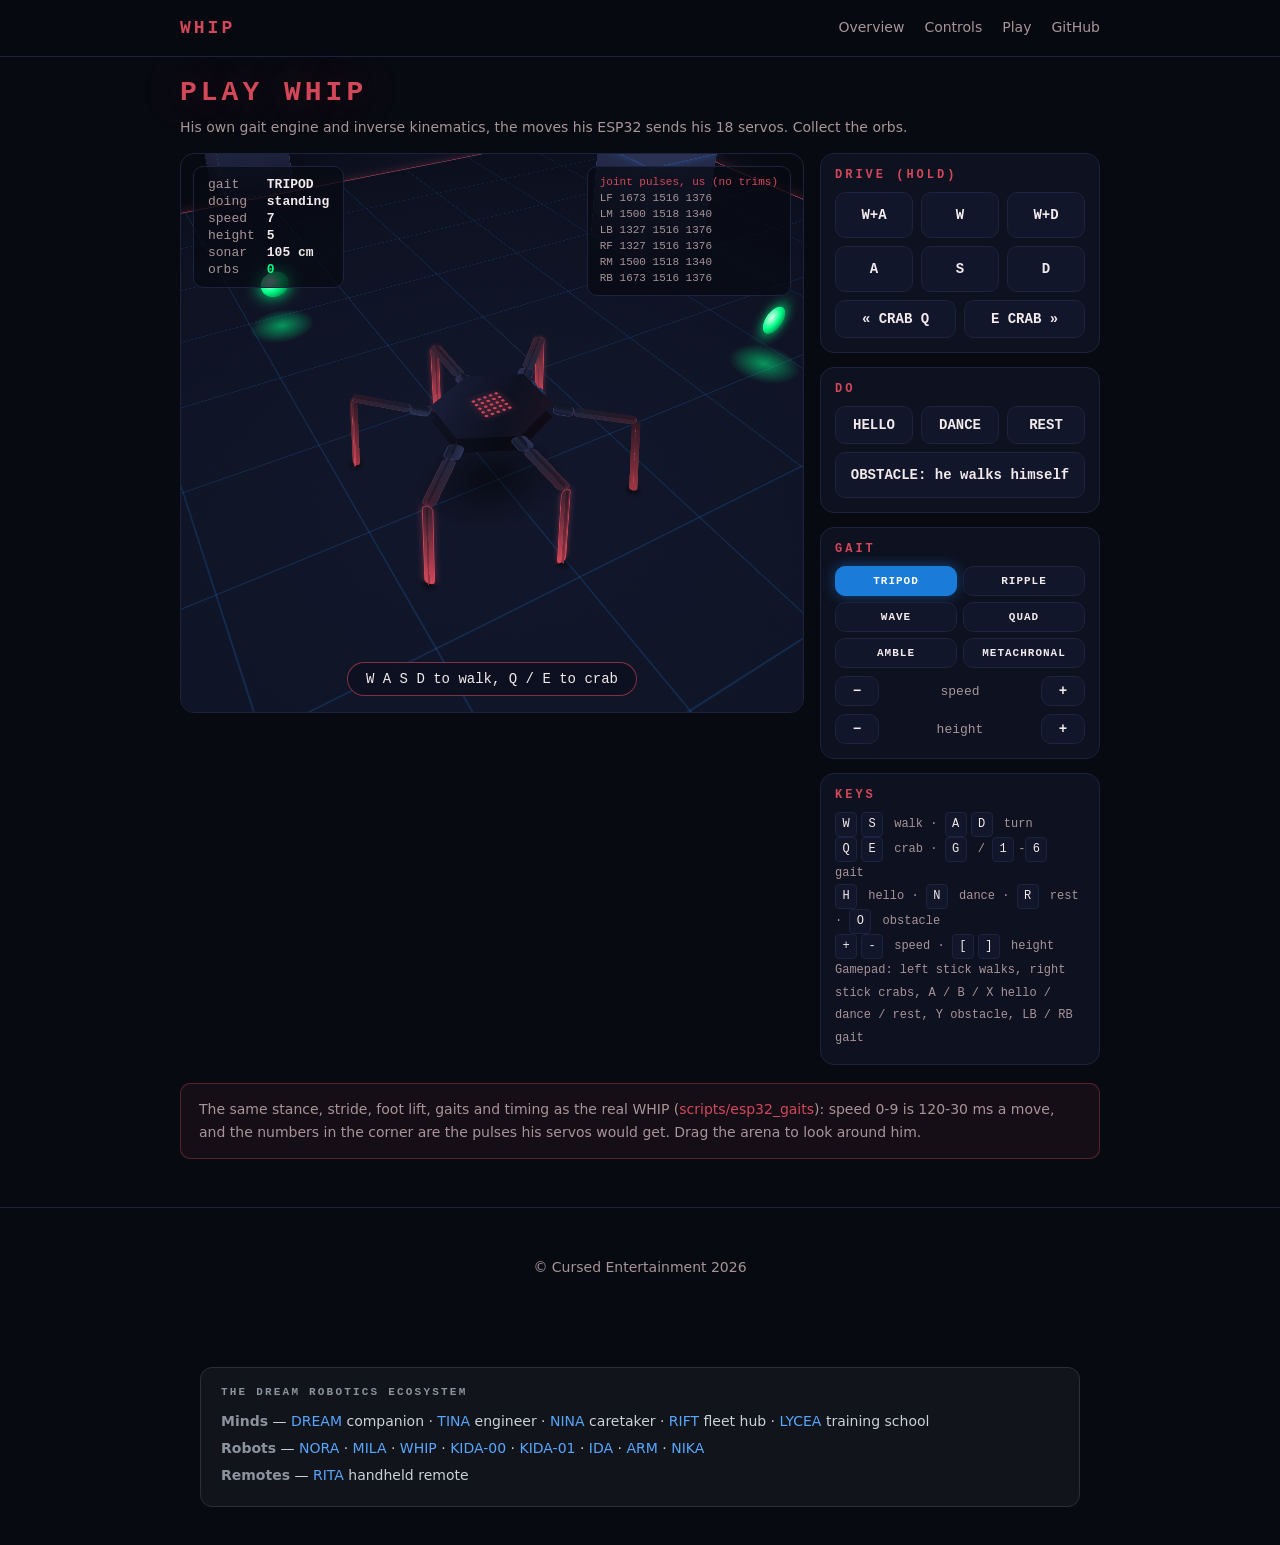
<file: play.html>
<!DOCTYPE html>
<html lang="en">
<head>
<meta charset="utf-8">
<meta name="viewport" content="width=device-width, initial-scale=1">
<title>Play WHIP — drive the hexapod in your browser</title>
<meta name="description" content="Drive WHIP, the DREAM Robotics hexapod, in your browser: his own gait engine and inverse kinematics, six gaits, crab walking, hello and dance, in CSS 3D. Keyboard, touch or gamepad.">
<meta name="color-scheme" content="dark">
<meta property="og:title" content="Play WHIP — drive the hexapod in your browser">
<meta property="og:description" content="WHIP's real gait engine in CSS 3D: six gaits, crab, hello and dance. Keyboard, touch or gamepad.">
<meta property="og:type" content="website">
<meta property="og:image" content="images/whip_avatar.jpg">
<link rel="icon" href="site/favicon.ico" sizes="any">
<link rel="apple-touch-icon" href="site/apple-touch-icon.png">
<link rel="stylesheet" href="site/style.css">
<link rel="stylesheet" href="site/play.css">
<script src="site/play.js" defer></script>
</head>
<body>

<nav aria-label="Primary">
  <div class="wrap">
    <a class="brand" href="index.html">WHIP</a>
    <ul>
      <li><a href="index.html#overview">Overview</a></li>
      <li><a href="index.html#controls">Controls</a></li>
      <li><a href="play.html" aria-current="page">Play</a></li>
      <li><a href="https://github.com/CursedPrograms/WHIP-Robot-v00">GitHub</a></li>
    </ul>
  </div>
</nav>

<main class="play-main">
  <div class="wrap">
    <div class="play-head">
      <h1>PLAY WHIP</h1>
      <p>His own gait engine and inverse kinematics, the moves his ESP32 sends his 18 servos. Collect the orbs.</p>
    </div>

    <div class="game">
      <div class="stage" id="stage" aria-label="WHIP in the arena. Drag to look around him, scroll to zoom.">
        <div class="world" id="world">
          <div class="floor" id="floor">
            <div class="body-shadow" id="bodyShadow"></div>
          </div>
          <div class="bot" id="bot">
            <div class="plate lower"></div>
            <div class="plate upper"></div>
            <div class="eyes"></div>
          </div>
        </div>
        <div class="hud" aria-live="polite">
          <span>gait</span><b id="hudGait">TRIPOD</b>
          <span>doing</span><b id="hudState">standing</b>
          <span>speed</span><b id="hudSpeed">7</b>
          <span>height</span><b id="hudHeight">5</b>
          <span>sonar</span><b id="hudSonar">--</b>
          <span>orbs</span><b class="score" id="hudScore">0</b>
        </div>
        <pre class="servos" id="servos" aria-hidden="true"></pre>
        <div class="toast" id="toast" role="status"></div>
      </div>

      <div class="pad-panel">
        <div class="box">
          <h2>Drive (hold)</h2>
          <div class="dpad">
            <button class="pbtn" data-drive="1,0,0.5" aria-label="forward, curving left">W+A</button>
            <button class="pbtn" data-drive="1,0,0" aria-label="forward">W</button>
            <button class="pbtn" data-drive="1,0,-0.5" aria-label="forward, curving right">W+D</button>
            <button class="pbtn" data-drive="0,0,1" aria-label="turn left">A</button>
            <button class="pbtn" data-drive="-1,0,0" aria-label="back">S</button>
            <button class="pbtn" data-drive="0,0,-1" aria-label="turn right">D</button>
          </div>
          <div class="row">
            <button class="pbtn half" data-drive="0,1,0" aria-label="crab left">&laquo; CRAB Q</button>
            <button class="pbtn half" data-drive="0,-1,0" aria-label="crab right">E CRAB &raquo;</button>
          </div>
        </div>

        <div class="box">
          <h2>Do</h2>
          <div class="row3">
            <button class="pbtn half" data-act="hello">HELLO</button>
            <button class="pbtn half" data-act="dance">DANCE</button>
            <button class="pbtn half" data-act="rest">REST</button>
          </div>
          <button class="pbtn wide" id="autoBtn">OBSTACLE: he walks himself</button>
        </div>

        <div class="box">
          <h2>Gait</h2>
          <div class="gaits">
            <button class="pbtn on" data-gait="0">TRIPOD</button>
            <button class="pbtn" data-gait="1">RIPPLE</button>
            <button class="pbtn" data-gait="2">WAVE</button>
            <button class="pbtn" data-gait="3">QUAD</button>
            <button class="pbtn" data-gait="4">AMBLE</button>
            <button class="pbtn" data-gait="5">METACHRONAL</button>
          </div>
          <div class="stepper"><button class="pbtn" id="speedDown" aria-label="slower">&minus;</button>speed<button class="pbtn" id="speedUp" aria-label="faster">+</button></div>
          <div class="stepper"><button class="pbtn" id="heightDown" aria-label="lower">&minus;</button>height<button class="pbtn" id="heightUp" aria-label="higher">+</button></div>
        </div>

        <div class="box">
          <h2>Keys</h2>
          <ul class="keys">
            <li><kbd>W</kbd><kbd>S</kbd> walk &middot; <kbd>A</kbd><kbd>D</kbd> turn</li>
            <li><kbd>Q</kbd><kbd>E</kbd> crab &middot; <kbd>G</kbd> / <kbd>1</kbd>-<kbd>6</kbd> gait</li>
            <li><kbd>H</kbd> hello &middot; <kbd>N</kbd> dance &middot; <kbd>R</kbd> rest &middot; <kbd>O</kbd> obstacle</li>
            <li><kbd>+</kbd><kbd>-</kbd> speed &middot; <kbd>[</kbd><kbd>]</kbd> height</li>
            <li>Gamepad: left stick walks, right stick crabs, A / B / X hello / dance / rest, Y obstacle, LB / RB gait</li>
          </ul>
        </div>
      </div>
    </div>

    <p class="note">The same stance, stride, foot lift, gaits and timing as the real WHIP (<a href="https://github.com/CursedPrograms/WHIP-Robot-v00/tree/main/scripts/esp32_gaits">scripts/esp32_gaits</a>): speed 0-9 is 120-30 ms a move, and the numbers in the corner are the pulses his servos would get. Drag the arena to look around him.</p>
  </div>
</main>

<footer id="site-footer">&copy; Cursed Entertainment 2026</footer>
<script src="https://cursedprograms.github.io/RIFT/site/footer.js"></script>

<!-- DREAM-ECOSYSTEM:START -->
<section class="eco">
  <div class="eco-title">The DREAM Robotics ecosystem</div>
  <div><strong>Minds</strong> — <a href="https://cursedprograms.github.io/DREAM/">DREAM</a> companion · <a href="https://cursedprograms.github.io/TINA/">TINA</a> engineer · <a href="https://cursedprograms.github.io/NINA/">NINA</a> caretaker · <a href="https://cursedprograms.github.io/RIFT/">RIFT</a> fleet hub · <a href="https://github.com/CursedPrograms/LYCEA">LYCEA</a> training school</div>
  <div><strong>Robots</strong> — <a href="https://cursedprograms.github.io/NORA-Robot-v00/">NORA</a> · <a href="https://cursedprograms.github.io/MILA-Robot-v00/">MILA</a> · <a href="https://cursedprograms.github.io/WHIP-Robot-v00/">WHIP</a> · <a href="https://cursedprograms.github.io/KIDA-Robot-v00/">KIDA-00</a> · <a href="https://cursedprograms.github.io/KIDA-Robot-v01/">KIDA-01</a> · <a href="https://cursedprograms.github.io/IDA-Robot-v00/">IDA</a> · <a href="https://cursedprograms.github.io/ARM-Robot-v01/">ARM</a> · <a href="https://cursedprograms.github.io/NIKA-Robot-v00/">NIKA</a></div>
  <div><strong>Remotes</strong> — <a href="https://cursedprograms.github.io/RITA/">RITA</a> handheld remote</div>
</section>
<!-- DREAM-ECOSYSTEM:END -->
</body>
</html>
</file>
<file: site/style.css>
/* DREAM Robotics site stylesheet. Colours come from colour_scheme.xml
   (regenerate the site after editing it); layout is shared by every robot. */
:root {
  --bg: #080A12;
  --panel: #0E1120;
  --border: #1D223F;
  --accent: #D34859;
  --accent2: #1A7BD9;
  --green: #00ff88;
  --text: #F2E9EA;
  --sub: #A89497;
  --glow: 211, 72, 89;
  --glow2: 26, 123, 217;
  --mono: ui-monospace, "Cascadia Code", Consolas, "SF Mono", Menlo, monospace;
  --sans: system-ui, -apple-system, "Segoe UI", Roboto, sans-serif;
}
* { box-sizing: border-box; }
html { scroll-behavior: smooth; }
body {
  margin: 0;
  background: var(--bg);
  color: var(--text);
  font: 16px/1.65 var(--sans);
  -webkit-font-smoothing: antialiased;
}
a { color: var(--accent); text-decoration: none; }
a:hover { text-decoration: underline; }
a:focus-visible, .btn:focus-visible { outline: 2px solid var(--accent); outline-offset: 3px; border-radius: 4px; }
code, pre, .mono { font-family: var(--mono); }
.wrap { max-width: 960px; margin: 0 auto; padding: 0 20px; }

/* nav */
nav {
  position: sticky; top: 0; z-index: 10;
  background: rgba(8, 10, 18, .85);
  backdrop-filter: blur(8px);
  border-bottom: 1px solid var(--border);
}
nav .wrap { display: flex; align-items: center; justify-content: space-between; height: 56px; gap: 16px; }
nav .brand { font: 700 18px var(--mono); letter-spacing: 3px; color: var(--accent); }
nav ul { display: flex; gap: 20px; list-style: none; margin: 0; padding: 0; font-size: 14px; }
nav ul a { color: var(--sub); }
nav ul a:hover { color: var(--text); text-decoration: none; }
@media (max-width: 640px) { nav ul li:not(:last-child) { display: none; } }

/* hero */
header.hero { padding: 88px 0 56px; text-align: center; position: relative; overflow: hidden; }
header.hero::before {
  content: ""; position: absolute; inset: -40% 0 auto 0; height: 520px; z-index: -1;
  background: radial-gradient(ellipse at 50% 30%, rgba(var(--glow), .16), transparent 60%),
              radial-gradient(ellipse at 75% 20%, rgba(var(--glow2), .13), transparent 55%);
}
.eyebrow { font: 12px var(--mono); letter-spacing: 3px; color: var(--sub); text-transform: uppercase; }
h1 {
  margin: 12px 0 8px;
  font: 800 clamp(56px, 12vw, 108px)/1 var(--mono);
  letter-spacing: .12em;
  color: var(--accent);
  text-shadow: 0 0 40px rgba(var(--glow), .35);
}
.tagline { font-size: clamp(15px, 2.6vw, 20px); color: var(--text); letter-spacing: .28em; text-transform: uppercase; margin: 0 0 28px; }
.lede { max-width: 660px; margin: 0 auto 32px; color: var(--sub); font-size: 17px; }
.cta { display: flex; flex-wrap: wrap; gap: 12px; justify-content: center; }
.btn {
  display: inline-block; padding: 11px 22px; border-radius: 8px;
  border: 1px solid var(--border); background: var(--panel); color: var(--text);
  font: 600 14px var(--mono); letter-spacing: .05em; transition: border-color .15s, background .15s;
}
.btn:hover { border-color: var(--accent); text-decoration: none; }
.btn.primary { background: rgba(var(--glow), .12); border-color: var(--accent); color: var(--accent); }
.tags { display: flex; flex-wrap: wrap; gap: 8px; justify-content: center; margin-top: 36px; }
.tag { font: 12px var(--mono); color: var(--sub); border: 1px solid var(--border); padding: 3px 10px; border-radius: 999px; }

/* photos */
.photos { display: grid; grid-template-columns: repeat(auto-fit, minmax(200px, 1fr)); gap: 14px; margin-top: 48px; }
.avatar { margin: 48px auto 0; max-width: 440px; background: var(--panel); border: 1px solid rgba(var(--glow), .45); border-radius: 16px; overflow: hidden; box-shadow: 0 0 70px rgba(var(--glow), .22); }
.avatar.wide { max-width: 620px; }
.avatar img { display: block; width: 100%; height: auto; }
.avatar figcaption { font: 12px var(--mono); letter-spacing: .2em; text-transform: uppercase; color: var(--accent); padding: 12px 16px; }
.photos.single { grid-template-columns: minmax(0, 380px); justify-content: center; }
.screens { display: grid; gap: 14px; grid-template-columns: repeat(auto-fill, minmax(300px, 1fr)); align-items: start; }
.screens .shot { margin: 0; }
.dot { display: inline-block; width: 10px; height: 10px; border-radius: 50%; margin-right: 8px; vertical-align: middle; }
.yes { color: var(--green); }
.no { color: #6B575A; }
nav ul a.active { color: var(--accent); }
.spaced { margin-top: 16px; }
.shot.narrow { max-width: 320px; }
.dot.red { background: #e5484d; }
.dot.green { background: #46a758; }
.dot.yellow { background: #f5d90a; }
.dot.blue { background: #3e63dd; }

/* error pages (404 / 500) */
.error { padding: 88px 0 72px; text-align: center; position: relative; overflow: hidden; }
.error::before {
  content: ""; position: absolute; inset: -30% 0 auto 0; height: 520px; z-index: -1;
  background: radial-gradient(ellipse at 50% 30%, rgba(var(--glow), .16), transparent 60%);
}
.error .face { display: block; width: 168px; height: 168px; margin: 0 auto 28px; border-radius: 50%; object-fit: cover;
  border: 2px solid rgba(var(--glow), .55); box-shadow: 0 0 60px rgba(var(--glow), .25); }
.error .code { font: 800 clamp(88px, 20vw, 168px)/1 var(--mono); letter-spacing: .08em; color: var(--accent);
  text-shadow: 0 0 40px rgba(var(--glow), .35); margin: 0 auto 12px; max-width: none; text-align: center; text-indent: .08em; }
.error h1 { font-size: clamp(22px, 4vw, 30px); letter-spacing: normal; text-shadow: none; color: var(--text); margin: 0 0 12px; font-family: var(--sans); font-weight: 700; }
.error p { color: var(--sub); max-width: 520px; margin: 0 auto 28px; }
.error code { word-break: break-all; }
.photos figure { margin: 0; background: var(--panel); border: 1px solid var(--border); border-radius: 12px; overflow: hidden; }
.photos img { display: block; width: 100%; height: auto; aspect-ratio: 1; object-fit: cover; }
.photos figcaption { font: 12px var(--mono); letter-spacing: .15em; text-transform: uppercase; color: var(--sub); padding: 10px 14px; }
.shot { margin: 24px 0 0; background: var(--panel); border: 1px solid var(--border); border-radius: 12px; overflow: hidden; }
.shot img { display: block; width: 100%; height: auto; }
.shot figcaption { font: 12px var(--mono); letter-spacing: .15em; text-transform: uppercase; color: var(--sub); padding: 10px 14px; }

/* sections */
section { padding: 56px 0; border-top: 1px solid var(--border); }
h2 { margin: 0 0 6px; font: 700 13px var(--mono); letter-spacing: .3em; text-transform: uppercase; color: var(--accent); }
h3.title { margin: 0 0 24px; font-size: clamp(24px, 4vw, 32px); line-height: 1.25; }
h3.sub { margin: 40px 0 16px; font-size: 22px; line-height: 1.25; }
p { margin: 0 0 16px; }
.muted { color: var(--sub); }

.grid { display: grid; gap: 14px; }
.grid.cols-3 { grid-template-columns: repeat(auto-fill, minmax(260px, 1fr)); }
.grid.cols-2 { grid-template-columns: repeat(auto-fill, minmax(300px, 1fr)); }
.card { background: var(--panel); border: 1px solid var(--border); border-radius: 10px; padding: 18px 20px; }
.card h4 { margin: 0 0 6px; font-size: 16px; }
.card p { margin: 0; color: var(--sub); font-size: 14.5px; }
.card .k { font: 11px var(--mono); letter-spacing: .15em; color: var(--accent); text-transform: uppercase; margin-bottom: 8px; display: block; }

/* hardware list */
.parts { list-style: none; margin: 0; padding: 0; display: grid; gap: 10px; grid-template-columns: repeat(auto-fill, minmax(260px, 1fr)); }
.parts li {
  background: var(--panel); border: 1px solid var(--border); border-radius: 8px;
  padding: 12px 16px; display: flex; align-items: baseline; gap: 12px;
}
.parts .n { font: 12px var(--mono); color: var(--accent); min-width: 22px; }

/* modes */
.mode { border-left: 3px solid var(--accent); }
.mode:nth-child(2) { border-left-color: var(--accent2); }
.mode:nth-child(3) { border-left-color: var(--green); }
.mode:nth-child(4) { border-left-color: var(--sub); }
kbd {
  font: 12px var(--mono); background: var(--bg); border: 1px solid var(--border);
  border-bottom-width: 2px; border-radius: 5px; padding: 1px 6px; color: var(--text);
}

/* code */
pre {
  background: var(--panel); border: 1px solid var(--border); border-radius: 10px;
  padding: 16px 18px; overflow-x: auto; font-size: 13.5px; line-height: 1.6; margin: 0 0 16px;
}
pre .c { color: #6B575A; }
pre .p { color: var(--accent); user-select: none; }
:not(pre) > code { background: var(--panel); border: 1px solid var(--border); border-radius: 4px; padding: 1px 6px; font-size: .9em; }

/* steps */
ol.steps { margin: 0 0 16px; padding-left: 22px; }
ol.steps li { margin-bottom: 10px; }
ol.steps li::marker { color: var(--accent); font-family: var(--mono); }

/* callout */
.note { background: rgba(var(--glow), .07); border: 1px solid rgba(var(--glow), .35); border-radius: 10px; padding: 14px 18px; margin: 16px 0 0; font-size: 14.5px; }
.note strong { color: var(--accent); }

/* table */
.table-wrap { overflow-x: auto; border: 1px solid var(--border); border-radius: 10px; }
table { border-collapse: collapse; width: 100%; font-size: 14.5px; }
th, td { text-align: left; padding: 11px 16px; border-bottom: 1px solid var(--border); }
th { font: 11px var(--mono); letter-spacing: .15em; text-transform: uppercase; color: var(--sub); background: var(--panel); white-space: nowrap; }
tr:last-child td { border-bottom: 0; }
td.mono { color: var(--accent); font-size: 13px; white-space: nowrap; }

/* related */
.related { display: flex; flex-wrap: wrap; gap: 10px; }
.related a { font: 13px var(--mono); border: 1px solid var(--border); background: var(--panel); border-radius: 8px; padding: 8px 14px; color: var(--text); }
.related a:hover { border-color: var(--accent); text-decoration: none; }

/* footer */
footer { border-top: 1px solid var(--border); padding: 48px 0 56px; text-align: center; color: var(--sub); font-size: 14px; }
footer .logos { display: flex; flex-wrap: wrap; align-items: center; justify-content: center; gap: 28px; margin: 24px 0; }
footer .logos img { display: block; height: auto; max-width: 100%; }
footer .links { display: flex; flex-wrap: wrap; gap: 8px 22px; justify-content: center; margin-bottom: 8px; }

@media (prefers-reduced-motion: reduce) { html { scroll-behavior: auto; } .btn { transition: none; } }

/* The DREAM Robotics ecosystem links (the DREAM-ECOSYSTEM block at the end of index.html) */
section.eco { max-width: 880px; margin: 32px auto; padding: 18px 20px; border: 1px solid #2a2f3a; border-radius: 12px;
  background: #11141a; color: #c9d1d9; font-family: system-ui, Segoe UI, sans-serif; font-size: 14px; line-height: 1.9; }
section.eco .eco-title { font: 600 11px ui-monospace, Consolas, monospace; letter-spacing: .2em; text-transform: uppercase;
  color: #8b949e; margin-bottom: 10px; }
section.eco strong { color: #8b949e; }
section.eco a { color: #58a6ff; text-decoration: none; }
</file>
<file: site/play.css>
/* play.css - the WHIP game (play.html): the arena and WHIP in CSS 3D, the HUD and the pad.
   Colours: style.css's (colour_scheme.xml). */
.play-main { padding: 20px 0 48px; }
.play-head { display: flex; flex-wrap: wrap; align-items: baseline; justify-content: space-between; gap: 8px 20px; margin-bottom: 14px; }
.play-head h1 { margin: 0; font: 700 28px var(--mono); letter-spacing: 4px; color: var(--accent); }
.play-head p { margin: 0; color: var(--sub); font-size: 14px; }

.game { display: grid; grid-template-columns: minmax(0, 1fr) 280px; gap: 16px; }
.game > * { min-width: 0; }
@media (max-width: 820px) { .game { grid-template-columns: minmax(0, 1fr); } }

/* ---- the stage ---- */
.stage {
  position: relative; height: min(68vh, 560px); min-height: 340px;
  border: 1px solid var(--border); border-radius: 14px; overflow: hidden;
  background: radial-gradient(ellipse at 50% 35%, #141a33 0%, var(--bg) 75%);
  perspective: 1100px; perspective-origin: 50% 30%;
  cursor: grab; touch-action: none; user-select: none;
}
.stage:active { cursor: grabbing; }
.world, .floor, .bot { position: absolute; left: 50%; top: 58%; width: 0; height: 0; transform-style: preserve-3d; }
.world { will-change: transform; }

.floor {
  left: 0; top: 0;
}
.floor::before {   /* the arena floor: 2400 mm, a 200 mm grid */
  content: ""; position: absolute; left: -1200px; top: -1200px; width: 2400px; height: 2400px;
  background:
    linear-gradient(rgba(var(--glow2), .22) 2px, transparent 2px) 0 0 / 200px 200px,
    linear-gradient(90deg, rgba(var(--glow2), .22) 2px, transparent 2px) 0 0 / 200px 200px,
    radial-gradient(circle at 50% 50%, #12172c, #0a0d19);
  border: 6px solid rgba(var(--glow), .55);
  box-shadow: 0 0 60px rgba(var(--glow), .25);
}

.bot { left: 0; top: 0; }

/* a leg segment: a bar from its joint out along x, plus a face at right angles */
.seg {
  position: absolute; left: 0; top: 0; transform-origin: 0 50%; transform-style: preserve-3d;
  border-radius: 7px; backface-visibility: visible;
}
.seg i { position: absolute; inset: 0; border-radius: inherit; background: inherit; transform: rotateX(90deg); filter: brightness(.75); }
.seg.coxa  { background: linear-gradient(#2b3152, #161a2e); border: 1px solid #39406a; }
.seg.femur { background: linear-gradient(90deg, #22273f, #3a2030); border: 1px solid #4a2b3c; }
.seg.tibia { background: linear-gradient(90deg, #3a2030, var(--accent)); border: 1px solid rgba(var(--glow), .9);
             box-shadow: 0 0 10px rgba(var(--glow), .45); }

/* his body: two hexagon plates (clip-path through his hips), the sonar's eyes at the front */
.plate {
  position: absolute; left: -84px; top: -74px; width: 168px; height: 148px;
  clip-path: polygon(94% 24%, 50% 0%, 6% 24%, 6% 76%, 50% 100%, 94% 76%);
  background: linear-gradient(135deg, #1d2240, #0e1120 60%, #241426);
}
.plate.lower { transform: translateZ(-14px); filter: brightness(.6); }
.plate.upper { transform: translateZ(10px); }
.plate.upper::after {   /* his LED grid */
  content: ""; position: absolute; left: 50%; top: 50%; width: 46px; height: 46px; margin: -23px 0 0 -23px;
  background: radial-gradient(circle, rgba(var(--glow), .95) 2px, transparent 3px) 0 0 / 9px 9px;
  filter: drop-shadow(0 0 6px rgba(var(--glow), .9));
}
.eyes { position: absolute; left: 74px; top: -22px; width: 26px; height: 44px; transform: translateZ(18px) rotateY(90deg); transform-origin: 0 50%; }
.eyes::before, .eyes::after {
  content: ""; position: absolute; left: 3px; width: 20px; height: 20px; border-radius: 50%;
  background: radial-gradient(circle, #8fd2ff 20%, #1A7BD9 45%, #0b1730 70%); border: 2px solid #2b3152;
}
.eyes::before { top: 0; } .eyes::after { bottom: 0; }
.body-shadow {
  position: absolute; left: 0; top: 0; margin: -100px 0 0 -120px; width: 240px; height: 200px; border-radius: 50%;
  background: radial-gradient(closest-side, rgba(0, 0, 0, .55), transparent); transform: translateZ(1px);
}
.foot-shadow {
  position: absolute; left: -14px; top: -14px; width: 28px; height: 28px; border-radius: 50%;
  background: radial-gradient(closest-side, rgba(0, 0, 0, .75), transparent);
}

/* pillars and orbs, standing on the floor */
.pillar { position: absolute; left: 0; top: 0; transform-style: preserve-3d; }
.pillar i {   /* a side: 220 mm tall (its x, turned upright), 180 mm wide */
  position: absolute; left: -110px; top: -90px; width: 220px; height: 180px; transform-origin: 50% 50%;
  background: linear-gradient(90deg, #262c4c, #161a2e); border: 1px solid #39406a; backface-visibility: visible;
}
.pillar b {
  position: absolute; left: -90px; top: -90px; width: 180px; height: 180px; transform: translateZ(220px);
  background: #2b3152; border: 1px solid rgba(var(--glow2), .6); box-shadow: 0 0 30px rgba(var(--glow2), .35);
}
.orb { position: absolute; left: 0; top: 0; transform-style: preserve-3d; }
.orb i {   /* its glow on the floor */
  position: absolute; left: -60px; top: -60px; width: 120px; height: 120px; border-radius: 50%;
  background: radial-gradient(closest-side, rgba(0, 255, 136, .55), transparent); animation: orb-pulse 1.4s ease-in-out infinite;
}
.orb b {   /* the orb, upright and bobbing */
  position: absolute; left: -26px; top: -26px; width: 52px; height: 52px; border-radius: 50%;
  background: radial-gradient(circle at 35% 35%, #d9ffee, var(--green) 45%, #00552d);
  box-shadow: 0 0 30px var(--green); transform: translateZ(90px) rotateX(-90deg);
  animation: orb-bob 1.4s ease-in-out infinite;
}
@keyframes orb-pulse { 50% { opacity: .5; } }
@keyframes orb-bob { 50% { transform: translateZ(115px) rotateX(-90deg); } }
@media (prefers-reduced-motion: reduce) { .orb i, .orb b { animation: none; } }

/* ---- HUD over the stage ---- */
.hud {
  position: absolute; left: 12px; top: 12px; display: grid; grid-template-columns: auto auto; gap: 2px 12px;
  padding: 10px 14px; border-radius: 10px; background: rgba(8, 10, 18, .72); border: 1px solid var(--border);
  font: 13px var(--mono); pointer-events: none;
}
.hud span { color: var(--sub); }
.hud b { color: var(--text); font-weight: 600; }
.hud .score { color: var(--green); }
.toast {
  position: absolute; left: 50%; bottom: 16px; transform: translateX(-50%) translateY(10px); opacity: 0;
  padding: 8px 18px; border-radius: 999px; background: rgba(14, 17, 32, .92); border: 1px solid rgba(var(--glow), .6);
  font: 14px var(--mono); color: var(--text); transition: opacity .25s, transform .25s; pointer-events: none; white-space: nowrap;
}
.toast.on { opacity: 1; transform: translateX(-50%); }
.servos {
  position: absolute; right: 12px; top: 12px; margin: 0; padding: 8px 12px; border-radius: 10px;
  background: rgba(8, 10, 18, .72); border: 1px solid var(--border); font: 11px/1.45 var(--mono); color: var(--sub);
  pointer-events: none; white-space: pre;
}
.servos::before { content: "joint pulses, us (no trims)\A"; color: var(--accent); white-space: pre; }
@media (max-width: 560px) { .servos { display: none; } }

/* ---- the controller beside it ---- */
.pad-panel { display: flex; flex-direction: column; gap: 14px; }
.box { background: var(--panel); border: 1px solid var(--border); border-radius: 14px; padding: 14px; }
.box h2 { margin: 0 0 10px; font: 700 12px var(--mono); letter-spacing: 3px; text-transform: uppercase; color: var(--accent); }
.dpad { display: grid; grid-template-columns: repeat(3, 1fr); gap: 8px; }
.pbtn {
  appearance: none; border: 1px solid var(--border); border-radius: 10px; background: #12162a; color: var(--text);
  font: 600 14px var(--mono); padding: 14px 0; cursor: pointer; touch-action: none; user-select: none;
  transition: background .1s, border-color .1s, box-shadow .1s;
}
.pbtn:hover { border-color: rgba(var(--glow), .7); }
.pbtn.on, .pbtn:active { background: var(--accent); border-color: var(--accent); color: #fff; box-shadow: 0 0 18px rgba(var(--glow), .55); }
.pbtn.wide { grid-column: span 3; }
.pbtn.half { padding: 10px 0; }
.row { display: grid; grid-template-columns: 1fr 1fr; gap: 8px; margin-top: 8px; }
.row3 { display: grid; grid-template-columns: repeat(3, 1fr); gap: 8px; }
.gaits { display: grid; grid-template-columns: 1fr 1fr; gap: 6px; }
.gaits .pbtn { padding: 8px 0; font-size: 11px; letter-spacing: 1px; }
.gaits .pbtn.on { background: var(--accent2); border-color: var(--accent2); box-shadow: 0 0 14px rgba(var(--glow2), .5); }
.stepper { display: flex; align-items: center; justify-content: space-between; gap: 8px; margin-top: 8px; font: 13px var(--mono); color: var(--sub); }
.stepper .pbtn { width: 44px; padding: 6px 0; }
.keys { margin: 0; padding: 0; list-style: none; font: 12px/1.9 var(--mono); color: var(--sub); }
.keys kbd { display: inline-block; min-width: 22px; padding: 0 5px; margin-right: 4px; border: 1px solid var(--border); border-radius: 4px; background: #12162a; color: var(--text); text-align: center; font: inherit; }
.note { color: var(--sub); font-size: 14px; margin: 18px 0 0; }
.pbtn.wide { width: 100%; margin-top: 8px; }
</file>
